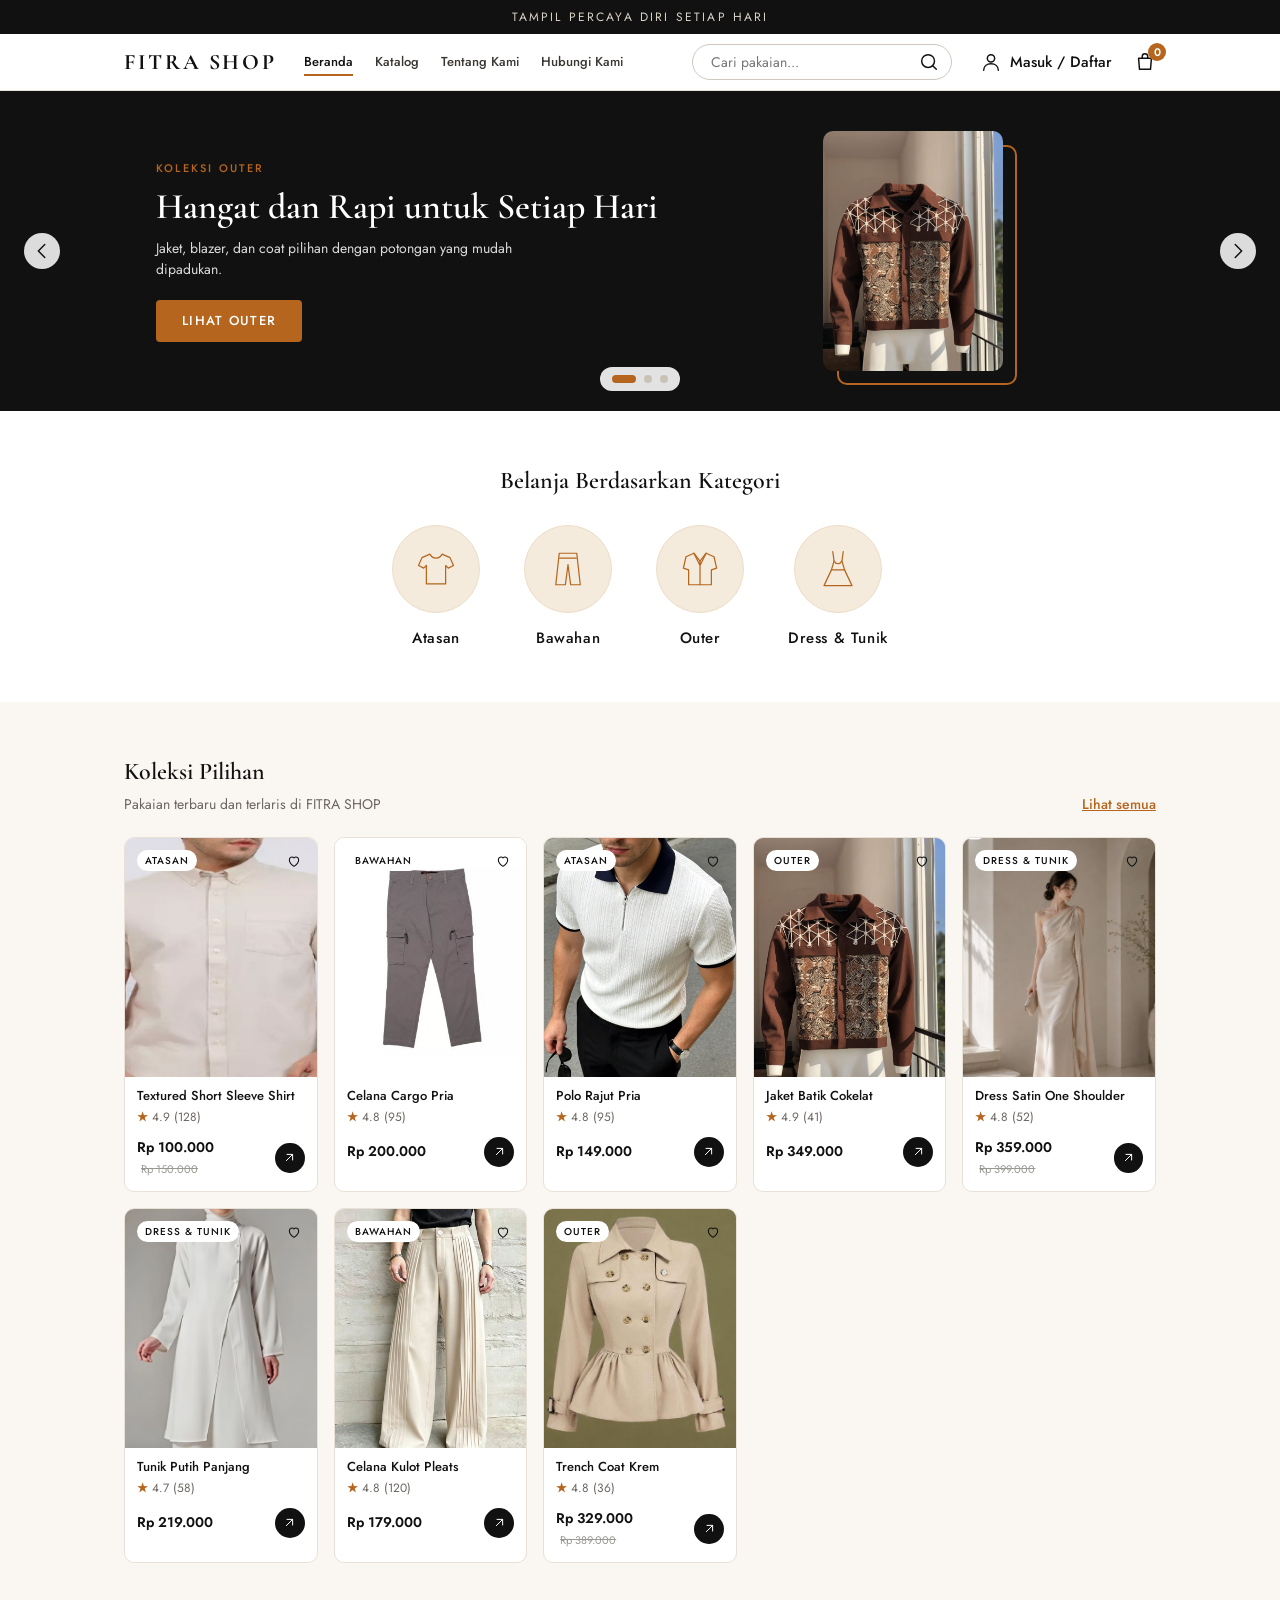
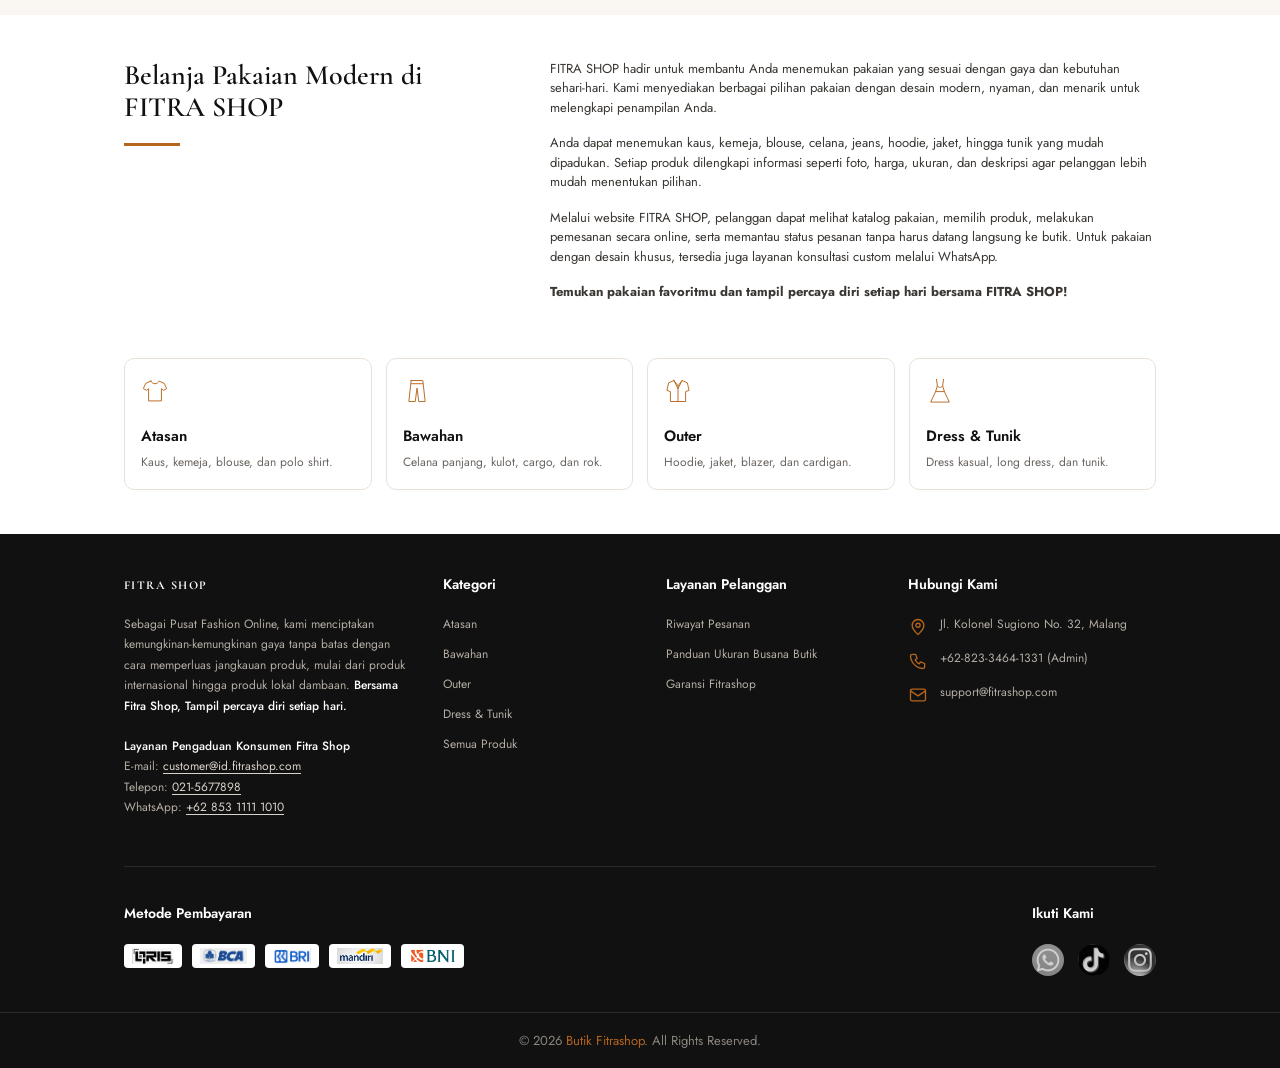
<file: index.html>
<!DOCTYPE html>
<html lang="id">
<head>
  <meta charset="UTF-8">
  <meta name="viewport" content="width=device-width, initial-scale=1.0">
  <title>FITRA SHOP - Tampil Percaya Diri Setiap Hari</title>
  <meta name="description" content="Butik pakaian modern FITRA SHOP: atasan, bawahan, outer, dress &amp; tunik.">

  <link rel="preconnect" href="https://fonts.googleapis.com">
  <link rel="preconnect" href="https://fonts.gstatic.com" crossorigin>
  <link href="https://fonts.googleapis.com/css2?family=Cormorant+Garamond:wght@500;600;700&family=Jost:wght@400;500;600&display=swap" rel="stylesheet">
  <link rel="stylesheet" href="css/umum.css">
  <link rel="stylesheet" href="css/index.css">
</head>
<body>
  <!-- navbar dibuat oleh js/layout.js -->

  <main>

    <!-- banner geser -->
    <section class="hero" aria-label="Promo">
      <div class="slides" id="slides">

        <article class="slide slide-hitam">
          <div class="slide-isi">
            <div class="slide-teks">
              <p class="eyebrow">KOLEKSI OUTER</p>
              <h2>Hangat dan Rapi untuk Setiap Hari</h2>
              <p class="slide-deskripsi">Jaket, blazer, dan coat pilihan dengan potongan yang mudah dipadukan.</p>
              <a href="katalog.html?kategori=outer" class="tombol tombol-aksen">Lihat Outer</a>
            </div>
            <div class="kartu-foto">
              <img src="images/produk/jaket-batik.jpg" alt="Jaket batik cokelat">
            </div>
          </div>
        </article>

        <article class="slide slide-krem">
          <div class="slide-isi">
            <div class="slide-teks">
              <p class="eyebrow">DRESS &amp; TUNIK</p>
              <h2>Elegan di Setiap Kesempatan</h2>
              <p class="slide-deskripsi">Potongan rapi dan bahan nyaman untuk kerja, kuliah, hingga acara spesial.</p>
              <a href="katalog.html?kategori=dress-tunik" class="tombol tombol-hitam">Lihat Koleksi</a>
            </div>
            <div class="kartu-foto">
              <img src="images/produk/dress-putih.jpg" alt="Dress putih berkerah">
            </div>
          </div>
        </article>

        <article class="slide slide-promo">
          <div class="slide-isi">
            <div class="slide-teks">
              <p class="eyebrow">PROMO AKHIR TAHUN</p>
              <h2>Diskon hingga 30% untuk Koleksi Pilihan</h2>
              <p class="slide-deskripsi">Waktunya memperbarui lemari dengan gaya favorit Anda.</p>
              <a href="katalog.html" class="tombol tombol-putih">Belanja Sekarang</a>
            </div>
            <div class="angka-besar" aria-hidden="true">30<span>%</span></div>
          </div>
        </article>

      </div>

      <button class="panah panah-kiri" id="panah-kiri" aria-label="Slide sebelumnya"><svg class="ikon"><use href="#ikon-kiri"/></svg></button>
      <button class="panah panah-kanan" id="panah-kanan" aria-label="Slide berikutnya"><svg class="ikon"><use href="#ikon-kanan"/></svg></button>
      <div class="titik" id="titik"></div>
    </section>


    <!-- kategori -->
    <section class="bagian" id="kategori">
      <div class="wadah">
        <h2 class="judul-bagian">Belanja Berdasarkan Kategori</h2>

        <div class="kategori">
          <a href="katalog.html?kategori=atasan" class="kategori-item">
            <span class="lingkaran"><svg class="ikon"><use href="#ikon-atasan"/></svg></span>
            <span class="kategori-nama">Atasan</span>
          </a>
          <a href="katalog.html?kategori=bawahan" class="kategori-item">
            <span class="lingkaran"><svg class="ikon"><use href="#ikon-bawahan"/></svg></span>
            <span class="kategori-nama">Bawahan</span>
          </a>
          <a href="katalog.html?kategori=outer" class="kategori-item">
            <span class="lingkaran"><svg class="ikon"><use href="#ikon-outer"/></svg></span>
            <span class="kategori-nama">Outer</span>
          </a>
          <a href="katalog.html?kategori=dress-tunik" class="kategori-item">
            <span class="lingkaran"><svg class="ikon"><use href="#ikon-dress"/></svg></span>
            <span class="kategori-nama">Dress &amp; Tunik</span>
          </a>
        </div>
      </div>
    </section>


    <!-- produk terbaru -->
    <section class="bagian bagian-produk" id="produk">
      <div class="wadah">
        <div class="kepala-produk">
          <div>
            <h2 class="judul-bagian rata-kiri">Koleksi Pilihan</h2>
            <p class="info-filter">Pakaian terbaru dan terlaris di FITRA SHOP</p>
          </div>
          <a href="katalog.html" class="tombol-teks">Lihat semua</a>
        </div>

        <div class="grid-produk" id="grid-produk"></div>
      </div>
    </section>


    <!-- tentang kami -->
    <section class="bagian bagian-tentang" id="tentang">
      <div class="wadah tentang">

        <div class="tentang-kiri">
          <h2>Belanja Pakaian Modern di FITRA SHOP</h2>
          <span class="garis-aksen"></span>
        </div>

        <div class="tentang-kanan">
          <p>FITRA SHOP hadir untuk membantu Anda menemukan pakaian yang sesuai dengan gaya dan kebutuhan sehari-hari. Kami menyediakan berbagai pilihan pakaian dengan desain modern, nyaman, dan menarik untuk melengkapi penampilan Anda.</p>
          <p>Anda dapat menemukan kaus, kemeja, blouse, celana, jeans, hoodie, jaket, hingga tunik yang mudah dipadukan. Setiap produk dilengkapi informasi seperti foto, harga, ukuran, dan deskripsi agar pelanggan lebih mudah menentukan pilihan.</p>
          <p>Melalui website FITRA SHOP, pelanggan dapat melihat katalog pakaian, memilih produk, melakukan pemesanan secara online, serta memantau status pesanan tanpa harus datang langsung ke butik. Untuk pakaian dengan desain khusus, tersedia juga layanan konsultasi custom melalui WhatsApp.</p>
          <p><strong>Temukan pakaian favoritmu dan tampil percaya diri setiap hari bersama FITRA SHOP!</strong></p>
        </div>

        <div class="tentang-kategori">
          <div class="info-kategori">
            <svg class="ikon"><use href="#ikon-atasan"/></svg>
            <h3>Atasan</h3>
            <p>Kaus, kemeja, blouse, dan polo shirt.</p>
          </div>
          <div class="info-kategori">
            <svg class="ikon"><use href="#ikon-bawahan"/></svg>
            <h3>Bawahan</h3>
            <p>Celana panjang, kulot, cargo, dan rok.</p>
          </div>
          <div class="info-kategori">
            <svg class="ikon"><use href="#ikon-outer"/></svg>
            <h3>Outer</h3>
            <p>Hoodie, jaket, blazer, dan cardigan.</p>
          </div>
          <div class="info-kategori">
            <svg class="ikon"><use href="#ikon-dress"/></svg>
            <h3>Dress &amp; Tunik</h3>
            <p>Dress kasual, long dress, dan tunik.</p>
          </div>
        </div>

      </div>
    </section>

  </main>

  <script src="js/data.js"></script>
  <script src="js/fungsi-keranjang.js"></script>
  <script src="js/layout.js"></script>
  <script src="js/index.js"></script>
</body>
</html>
</file>
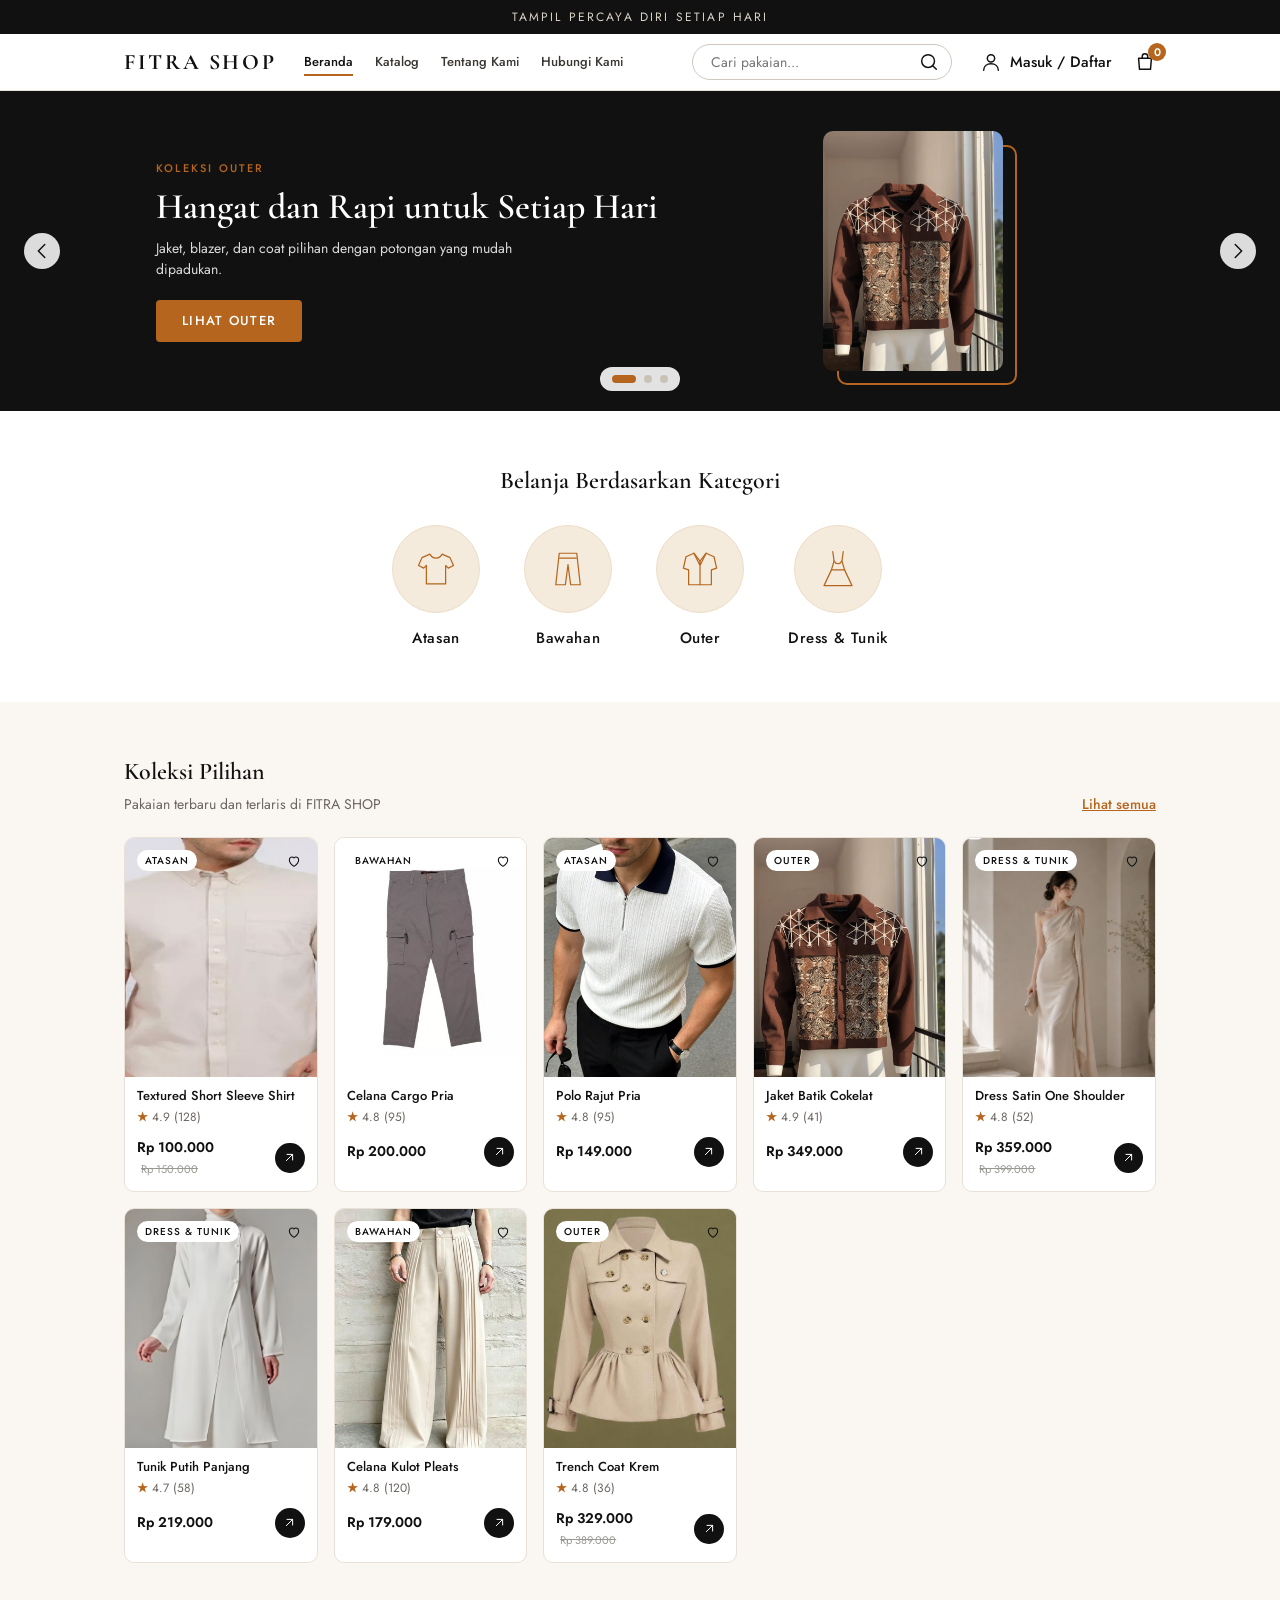
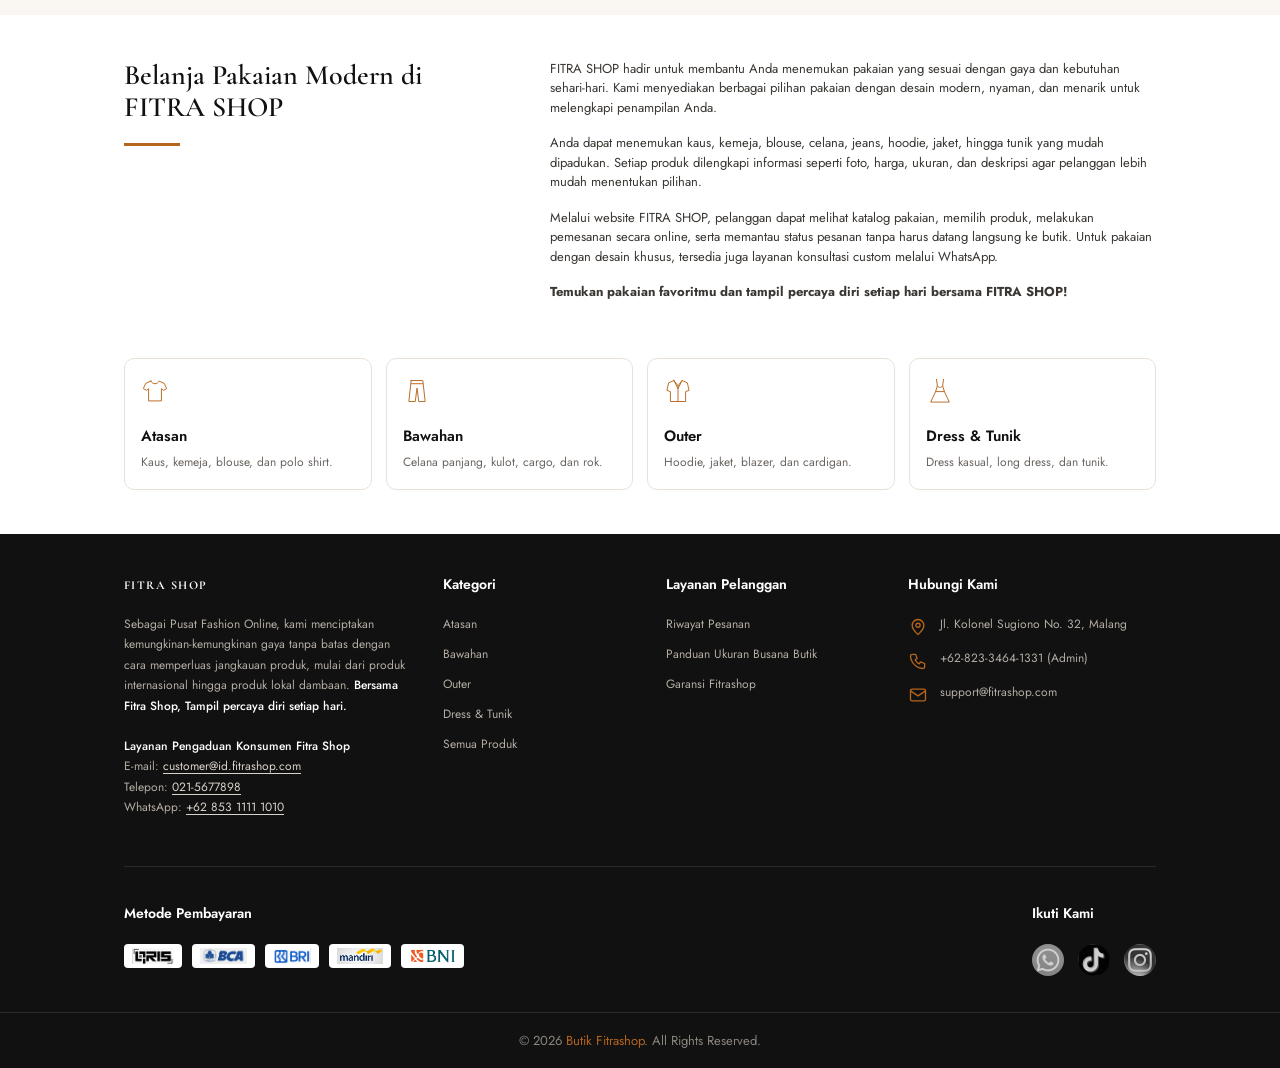
<file: beranda.html>
<!DOCTYPE html>
<html lang="id">
<head>
  <meta charset="UTF-8">
  <meta name="viewport" content="width=device-width, initial-scale=1.0">
  <title>Beranda - FITRA SHOP</title>

 <link rel="preconnect" href="https://fonts.googleapis.com">
<link rel="preconnect" href="https://fonts.gstatic.com" crossorigin>
<link href="https://fonts.googleapis.com/css2?family=Inknut+Antiqua:wght@400;600;700&display=swap" rel="stylesheet">
  <link rel="stylesheet" href="css/umum.css">
  <link rel="stylesheet" href="css/beranda.css">
</head>
<body class="halaman-dalam">

  <main class="wadah beranda">

    <!-- sapaan -->
    <section class="sapaan">
      <div class="sapaan-teks">
        <p class="eyebrow">SELAMAT DATANG KEMBALI</p>
        <h1 id="sapa-nama">Halo!</h1>
        <p class="sapaan-deskripsi">FITRA SHOP menghadirkan pakaian modern dengan bahan nyaman dan potongan rapi. Pilih gayamu dan tampil percaya diri setiap hari.</p>
        <a href="katalog.html" class="tombol tombol-aksen">Lihat Katalog</a>
      </div>
      <div class="sapaan-kartu">
        <a href="keranjang.html" class="info-kecil">
          <svg class="ikon"><use href="#ikon-tas"/></svg>
          <b id="info-keranjang">0</b>
          <span>Barang di keranjang</span>
        </a>
        <a href="pesanan.html" class="info-kecil">
          <svg class="ikon"><use href="#ikon-atasan"/></svg>
          <b id="info-pesanan">0</b>
          <span>Pesanan berjalan</span>
        </a>
        <a href="profil.html" class="info-kecil">
          <svg class="ikon"><use href="#ikon-akun"/></svg>
          <b>Profil</b>
          <span>Atur data akun</span>
        </a>
      </div>
    </section>

    <!-- kategori -->
    <section class="blok">
      <h2 class="judul-blok">Kategori Pakaian</h2>
      <div class="kategori-kotak">
        <a href="katalog.html?kategori=atasan"><svg class="ikon"><use href="#ikon-atasan"/></svg><span>Atasan</span></a>
        <a href="katalog.html?kategori=bawahan"><svg class="ikon"><use href="#ikon-bawahan"/></svg><span>Bawahan</span></a>
        <a href="katalog.html?kategori=outer"><svg class="ikon"><use href="#ikon-outer"/></svg><span>Outer</span></a>
        <a href="katalog.html?kategori=dress-tunik"><svg class="ikon"><use href="#ikon-dress"/></svg><span>Dress &amp; Tunik</span></a>
      </div>
    </section>

    <!-- produk -->
    <section class="blok">
      <div class="judul-baris">
        <h2 class="judul-blok">Koleksi Pilihan</h2>
        <a href="katalog.html" class="tombol-teks">Lihat semua</a>
      </div>
      <div class="grid-produk" id="grid-produk"></div>
    </section>

    <!-- info -->
    <section class="blok info-fitra">
      <div>
        <h3>Pengerjaan Rapi</h3>
        <p>Setiap pakaian dikerjakan dengan teliti oleh butik kami.</p>
      </div>
      <div>
        <h3>Pembayaran Mudah</h3>
        <p>Pilih QRIS atau transfer bank sesuai kebutuhan Anda.</p>
      </div>
      <div>
        <h3>Pantau Pesanan</h3>
        <p>Lihat status pengerjaan pesanan langsung dari akun Anda.</p>
      </div>
    </section>

  </main>

  <script src="js/data.js"></script>
  <script src="js/fungsi-keranjang.js"></script>
  <script src="js/layout.js"></script>
  <script src="js/fungsi-pesanan.js"></script>
  <script src="js/beranda.js"></script>
</body>
</html>
</file>
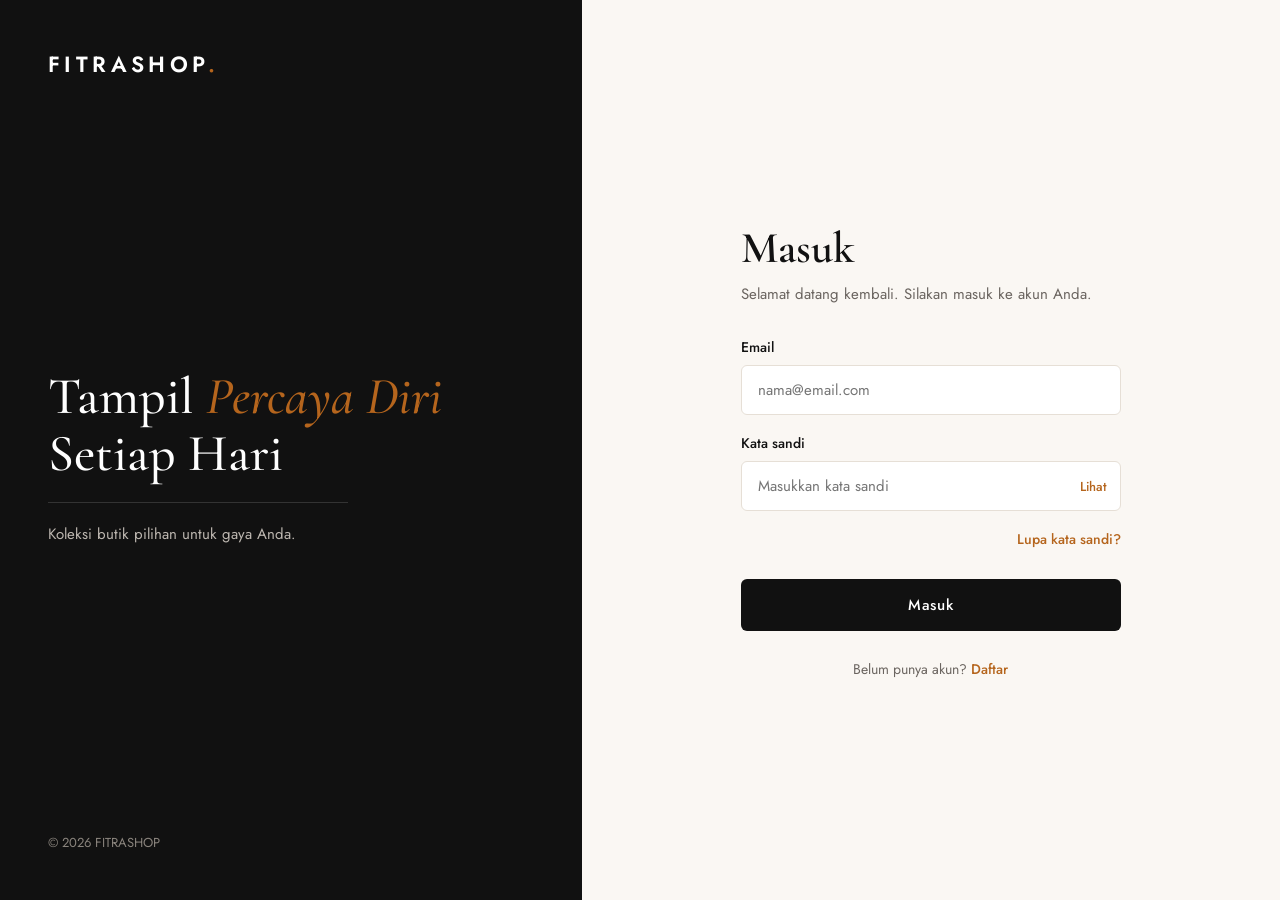
<file: checkout.html>
<!DOCTYPE html>
<html lang="id">
<head>
  <meta charset="UTF-8">
  <meta name="viewport" content="width=device-width, initial-scale=1.0">
  <title>Checkout - FITRA SHOP</title>

  <link rel="preconnect" href="https://fonts.googleapis.com">
  <link rel="preconnect" href="https://fonts.gstatic.com" crossorigin>
  <link href="https://fonts.googleapis.com/css2?family=Cormorant+Garamond:wght@500;600;700&family=Jost:wght@400;500;600&display=swap" rel="stylesheet">
  <link rel="stylesheet" href="css/umum.css">
  <link rel="stylesheet" href="css/checkout.css">
</head>
<body class="halaman-dalam">

  <main class="wadah checkout">
    <h1 class="judul-halaman">Checkout</h1>

    <div class="checkout-kosong" id="checkout-kosong" hidden>
      <p>Keranjang masih kosong.</p>
      <a href="katalog.html" class="tombol tombol-hitam">Pilih Pakaian</a>
    </div>

    <form class="checkout-isi" id="form-checkout" novalidate>

      <div class="kolom-kiri">

        <section class="kotak">
          <h2>Informasi Penerima</h2>
          <div class="dua-kolom">
            <div class="field">
              <label for="nama">Nama</label>
              <input type="text" id="nama">
              <p class="pesan-error"></p>
            </div>
            <div class="field">
              <label for="telepon">Nomor Telepon</label>
              <input type="tel" id="telepon" placeholder="08xxxxxxxxxx">
              <p class="pesan-error"></p>
            </div>
          </div>
          <div class="field" id="field-alamat">
            <label for="alamat">Alamat Pengiriman</label>
            <textarea id="alamat" rows="3" placeholder="Jalan, nomor, kota, kode pos"></textarea>
            <p class="pesan-error"></p>
          </div>
          <p class="info-ambil" id="info-ambil" hidden>Ambil pesanan di butik: Jl. Kolonel Sugiono No. 32, Malang.</p>
        </section>

        <section class="kotak">
          <h2>Produk Dipesan</h2>
          <div id="daftar-pesan"></div>
        </section>

        <section class="kotak">
          <h2>Opsi Pengiriman</h2>
          <div class="pilihan" id="pilihan-kirim"></div>
        </section>

        <section class="kotak">
          <h2>Metode Pembayaran</h2>
          <div class="pilihan dua" id="pilihan-bayar">
            <label class="opsi"><input type="radio" name="metode" value="qris"><span><b>QRIS</b><small>Scan dengan e-wallet atau m-banking</small></span></label>
            <label class="opsi"><input type="radio" name="metode" value="transfer"><span><b>Transfer Bank</b><small>BCA, BNI, BRI, Mandiri</small></span></label>
          </div>
          <div class="pilihan bank" id="pilihan-bank" hidden></div>
          <p class="pesan-error" id="error-bayar"></p>
        </section>

      </div>

      <aside class="ringkasan-co">
        <h2>Ringkasan</h2>
        <dl>
          <div><dt>Subtotal Produk</dt><dd id="r-subtotal">Rp 0</dd></div>
          <div><dt>Biaya Pengiriman</dt><dd id="r-ongkir">Rp 0</dd></div>
          <div><dt>Biaya Layanan</dt><dd id="r-layanan">Rp 0</dd></div>
          <div class="total"><dt>Total Pembayaran</dt><dd id="r-total">Rp 0</dd></div>
        </dl>
        <button type="submit" class="tombol tombol-aksen" id="tombol-pesan">Buat Pesanan</button>
        <a href="keranjang.html" class="kembali">Kembali ke keranjang</a>
      </aside>

    </form>
  </main>

  <script src="js/data.js"></script>
  <script src="js/fungsi-keranjang.js"></script>
  <script src="js/layout.js"></script>
  <script src="js/fungsi-pesanan.js"></script>
  <script src="js/checkout.js"></script>
</body>
</html>
</file>
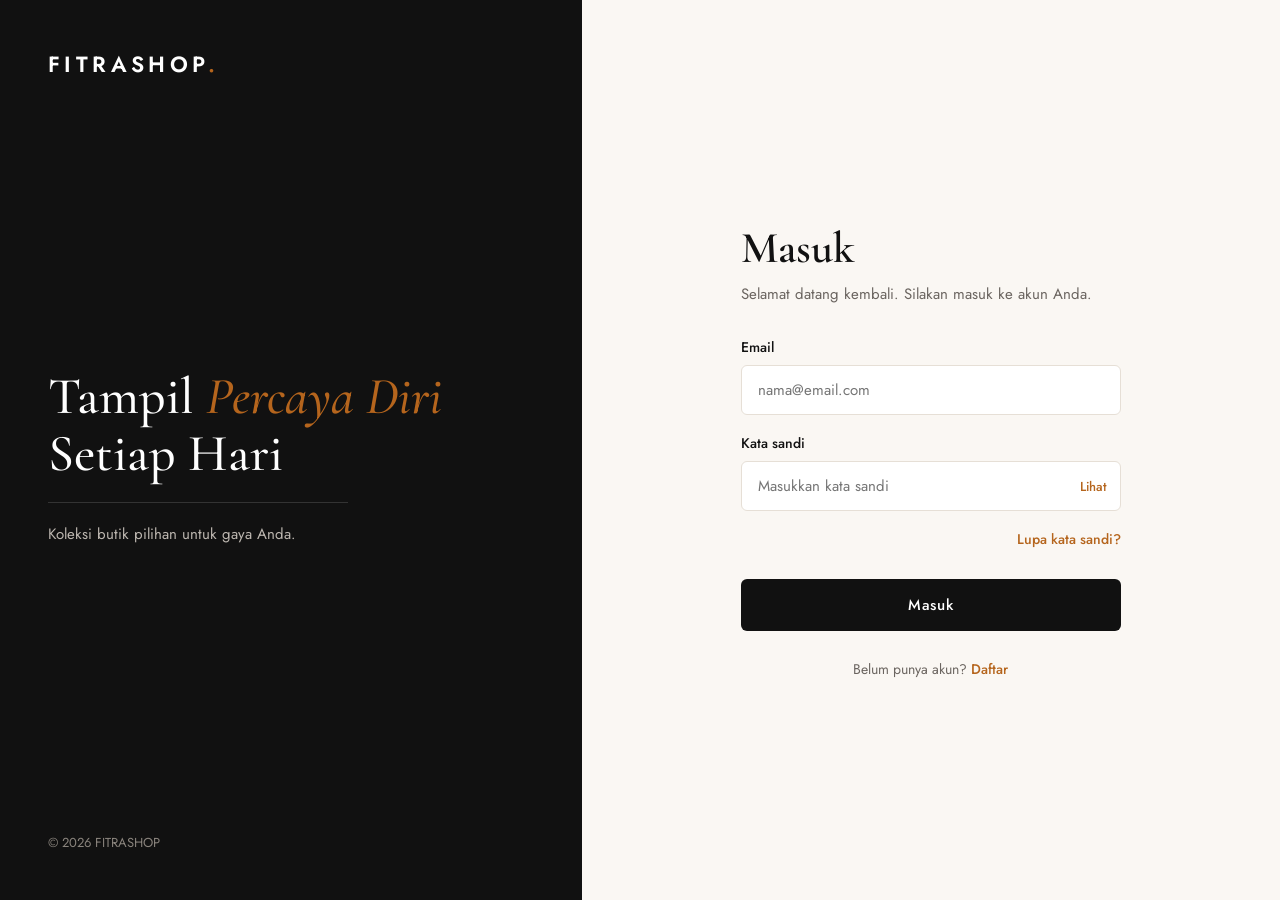
<file: detail-pesanan.html>
<!DOCTYPE html>
<html lang="id">
<head>
  <meta charset="UTF-8">
  <meta name="viewport" content="width=device-width, initial-scale=1.0">
  <title>Detail Pesanan - FITRA SHOP</title>

  <link rel="preconnect" href="https://fonts.googleapis.com">
  <link rel="preconnect" href="https://fonts.gstatic.com" crossorigin>
  <link href="https://fonts.googleapis.com/css2?family=Cormorant+Garamond:wght@500;600;700&family=Jost:wght@400;500;600&display=swap" rel="stylesheet">
  <link rel="stylesheet" href="css/umum.css">
  <link rel="stylesheet" href="css/detail-pesanan.css">
</head>
<body class="halaman-dalam">

  <main class="wadah detail-pesanan">
    <a href="pesanan.html" class="kembali-link">&larr; Semua pesanan</a>

    <div class="tidak-ada" id="tidak-ada" hidden>
      <p>Pesanan tidak ditemukan.</p>
      <a href="pesanan.html" class="tombol tombol-hitam">Lihat Pesanan Saya</a>
    </div>

    <div id="isi-detail" hidden>
      <div class="kepala-detail">
        <div>
          <h1 id="d-kode"></h1>
          <p id="d-tanggal"></p>
        </div>
        <span class="status" id="d-status"></span>
      </div>

      <div class="detail-grid">
        <div class="kolom-kiri">

          <section class="kotak">
            <h2>Status Pengerjaan</h2>
            <ol class="garis-waktu" id="d-waktu"></ol>
          </section>

          <section class="kotak">
            <h2>Produk Dipesan</h2>
            <div id="d-produk"></div>
          </section>

        </div>

        <div class="kolom-kanan">

          <section class="kotak">
            <h2 id="d-judul-alamat">Pengiriman</h2>
            <p class="baris-info"><b id="d-nama"></b><br><span id="d-telepon"></span></p>
            <p class="baris-info" id="d-alamat"></p>
            <p class="baris-info kecil" id="d-kirim"></p>
          </section>

          <section class="kotak">
            <h2>Rincian Pembayaran</h2>
            <dl class="rincian">
              <div><dt>Subtotal Produk</dt><dd id="d-subtotal"></dd></div>
              <div><dt>Biaya Pengiriman</dt><dd id="d-ongkir"></dd></div>
              <div><dt>Biaya Layanan</dt><dd id="d-layanan"></dd></div>
              <div class="total"><dt>Total</dt><dd id="d-total"></dd></div>
            </dl>
            <p class="baris-info kecil" id="d-metode"></p>
            <a href="#" class="tombol tombol-aksen" id="d-bayar" hidden>Lanjut Bayar</a>
          </section>

        </div>
      </div>
    </div>
  </main>

  <script src="js/data.js"></script>
  <script src="js/fungsi-keranjang.js"></script>
  <script src="js/layout.js"></script>
  <script src="js/fungsi-pesanan.js"></script>
  <script src="js/detail-pesanan.js"></script>
</body>
</html>
</file>
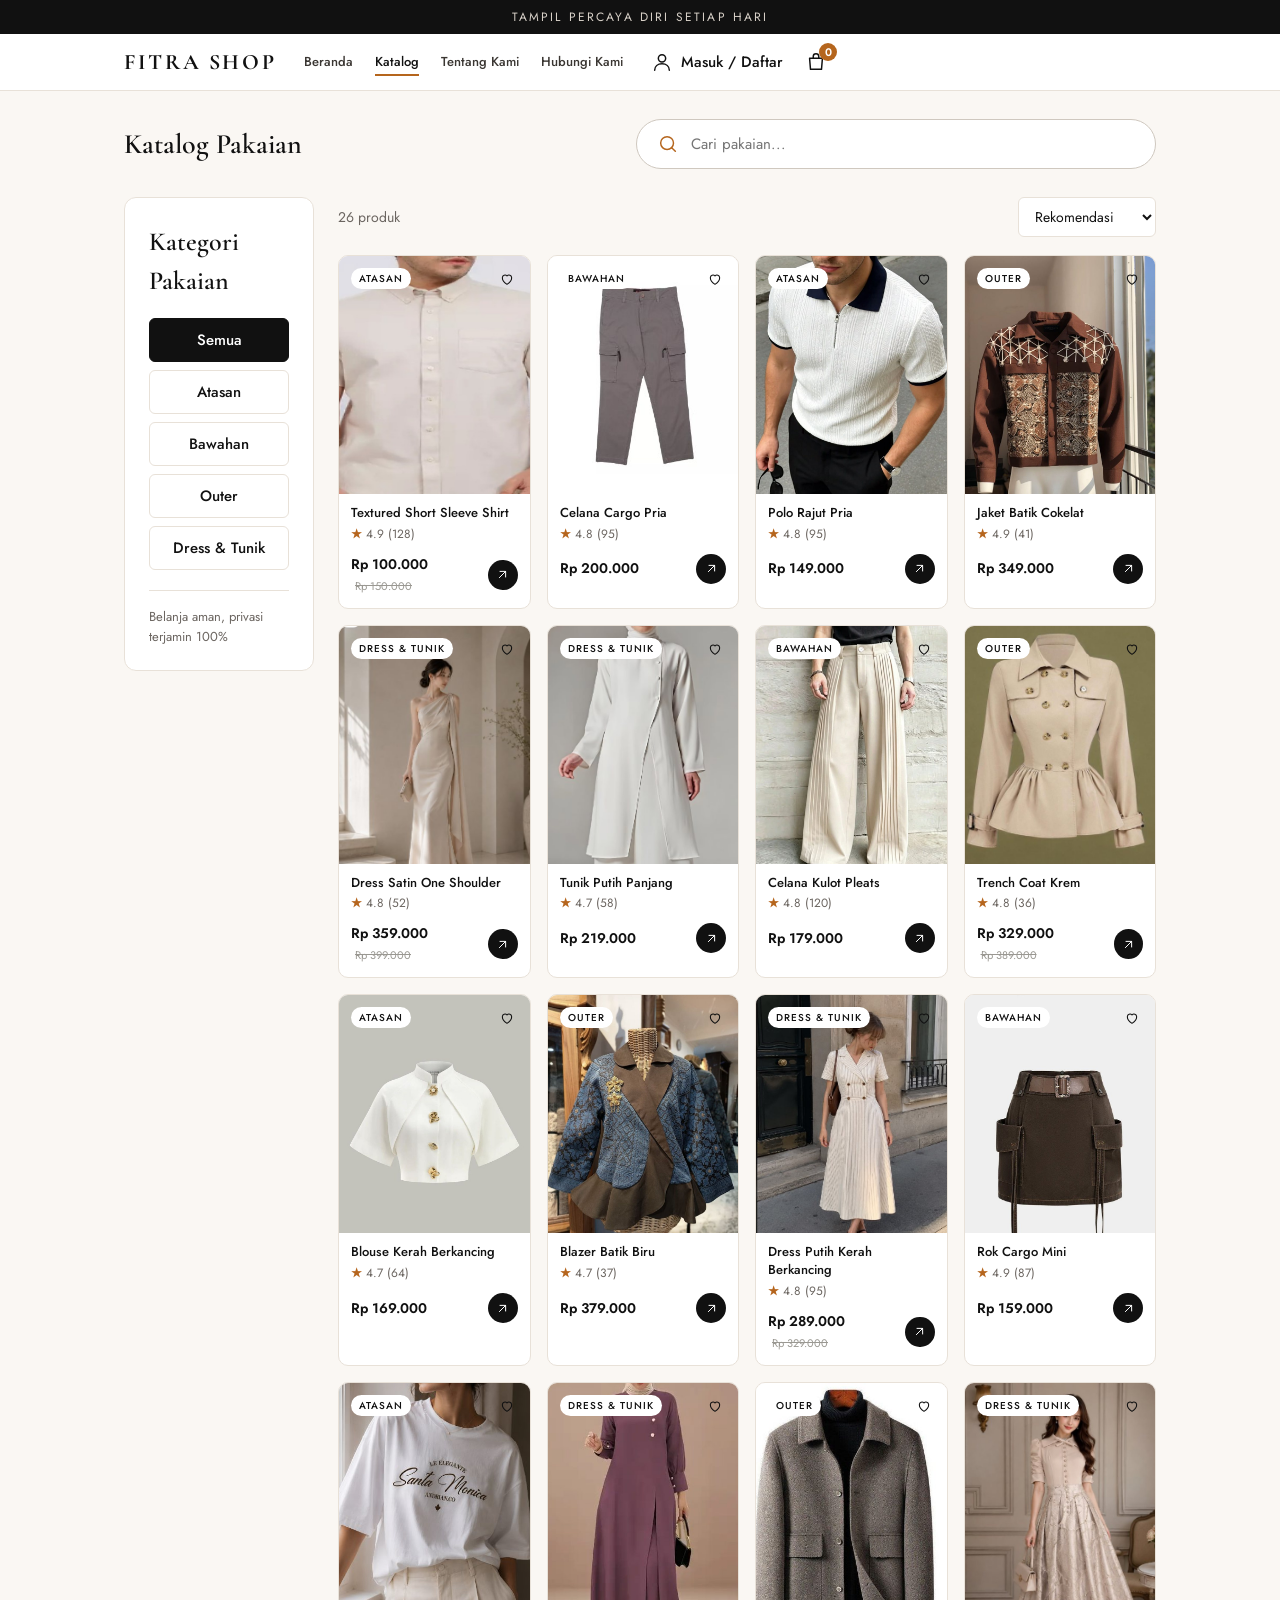
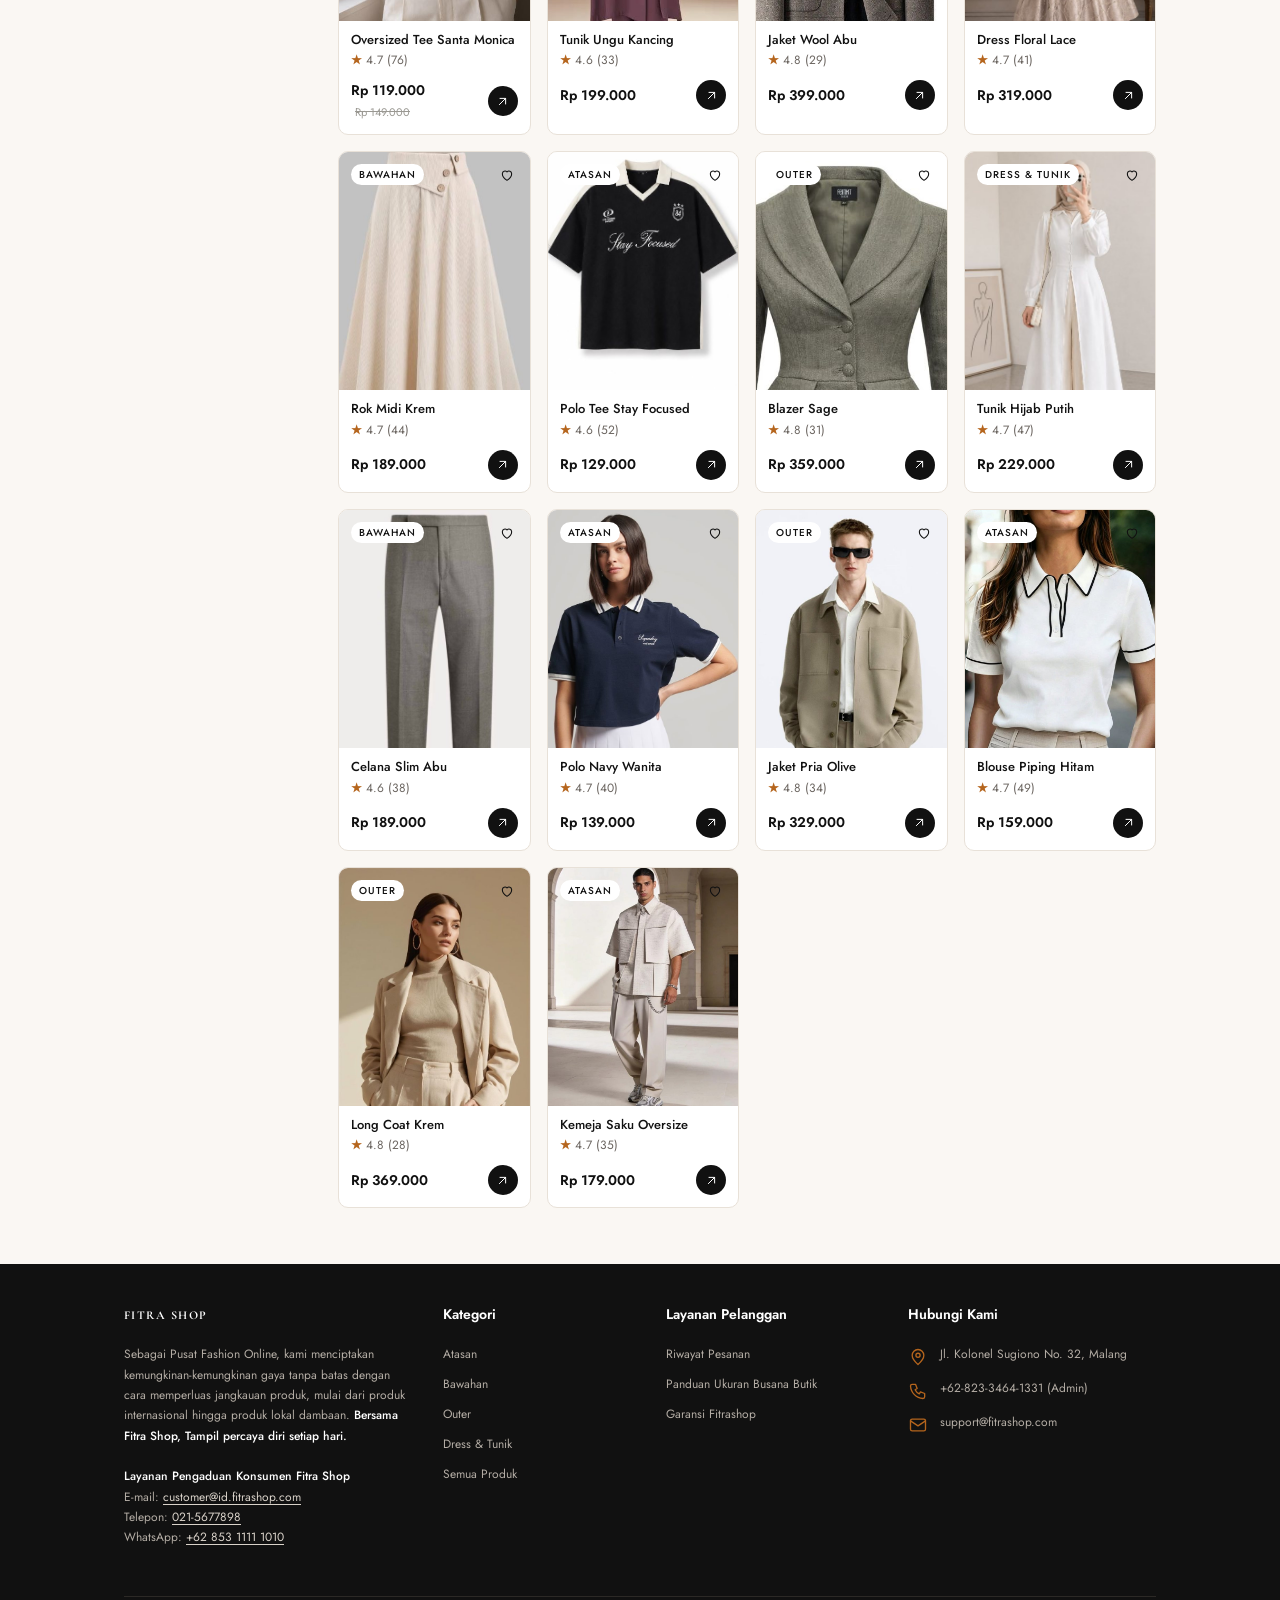
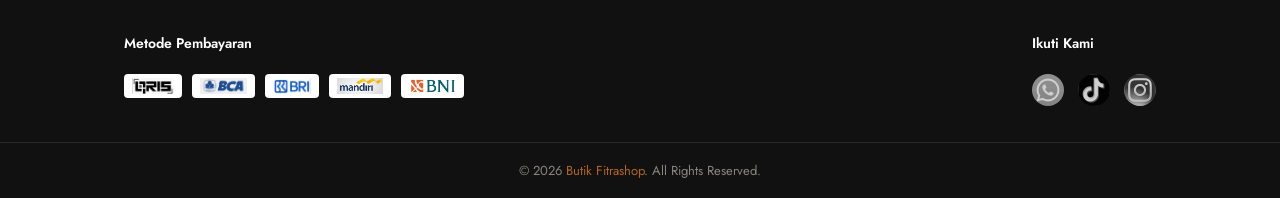
<file: katalog.html>
<!DOCTYPE html>
<html lang="id">
<head>
  <meta charset="UTF-8">
  <meta name="viewport" content="width=device-width, initial-scale=1.0">
  <title>Katalog - FITRA SHOP</title>

  <link rel="preconnect" href="https://fonts.googleapis.com">
  <link rel="preconnect" href="https://fonts.gstatic.com" crossorigin>
  <link href="https://fonts.googleapis.com/css2?family=Cormorant+Garamond:wght@500;600;700&family=Jost:wght@400;500;600&display=swap" rel="stylesheet">
  <link rel="stylesheet" href="css/umum.css">
  <link rel="stylesheet" href="css/katalog.css">
</head>
<body class="halaman-dalam">

  <main class="wadah katalog">

    <div class="katalog-atas">
      <h1 class="judul-halaman">Katalog Pakaian</h1>
      <form class="cari-besar" id="form-cari">
        <svg class="ikon"><use href="#ikon-cari"/></svg>
        <input type="search" id="input-cari" placeholder="Cari pakaian..." aria-label="Cari pakaian">
      </form>
    </div>

    <div class="katalog-isi">

      <aside class="samping">
        <h2>Kategori Pakaian</h2>
        <div class="daftar-kategori" id="daftar-kategori"></div>
        <p class="jaminan">Belanja aman, privasi terjamin 100%</p>
      </aside>

      <section>
        <div class="bar-hasil">
          <p id="jumlah-hasil"></p>
          <select id="urut" aria-label="Urutkan">
            <option value="rekomendasi">Rekomendasi</option>
            <option value="terbaru">Terbaru</option>
            <option value="murah">Harga terendah</option>
            <option value="mahal">Harga tertinggi</option>
            <option value="rating">Rating tertinggi</option>
          </select>
        </div>

        <div class="grid-produk grid-katalog" id="grid-produk"></div>

        <div class="kosong" id="produk-kosong" hidden>
          <p>Produk tidak ditemukan.</p>
          <button class="tombol-teks" id="reset-filter">Tampilkan semua produk</button>
        </div>
      </section>

    </div>
  </main>

  <script src="js/data.js"></script>
  <script src="js/fungsi-keranjang.js"></script>
  <script src="js/layout.js"></script>
  <script src="js/katalog.js"></script>
</body>
</html>
</file>
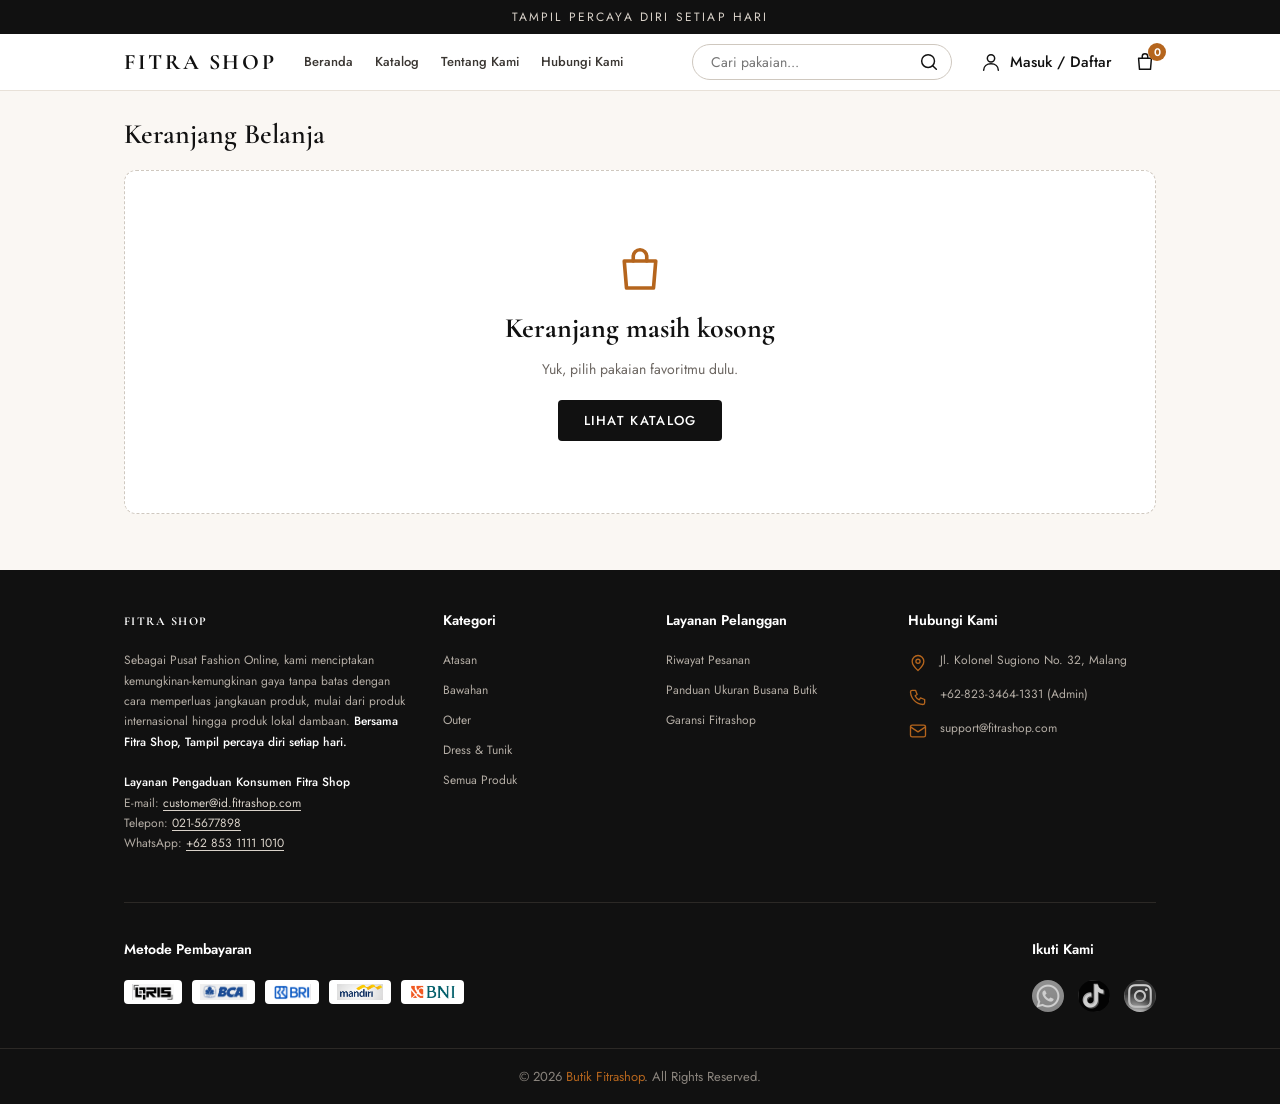
<file: keranjang.html>
<!DOCTYPE html>
<html lang="id">
<head>
  <meta charset="UTF-8">
  <meta name="viewport" content="width=device-width, initial-scale=1.0">
  <title>Keranjang - FITRA SHOP</title>

  <link rel="preconnect" href="https://fonts.googleapis.com">
  <link rel="preconnect" href="https://fonts.gstatic.com" crossorigin>
  <link href="https://fonts.googleapis.com/css2?family=Cormorant+Garamond:wght@500;600;700&family=Jost:wght@400;500;600&display=swap" rel="stylesheet">
  <link rel="stylesheet" href="css/umum.css">
  <link rel="stylesheet" href="css/keranjang.css">
</head>
<body class="halaman-dalam">

  <main class="wadah">
    <h1 class="judul-halaman">Keranjang Belanja</h1>

    <div class="keranjang" id="keranjang">
      <section class="daftar-keranjang" id="daftar-keranjang"></section>

      <aside class="ringkasan" id="ringkasan">
        <h2>Ringkasan</h2>
        <div class="baris-ringkasan"><span id="teks-jumlah">Subtotal</span><span id="subtotal"></span></div>
        <div class="baris-ringkasan total"><span>Total</span><strong id="total"></strong></div>
        <p class="catatan-ringkasan">Biaya pengiriman dihitung saat checkout.</p>
        <button class="tombol tombol-hitam tombol-penuh" id="tombol-checkout">Checkout</button>
        <p class="info-masuk" id="info-masuk" hidden></p>
        <a href="katalog.html" class="lanjut-belanja">Lanjut belanja</a>
      </aside>
    </div>

    <div class="keranjang-kosong" id="keranjang-kosong" hidden>
      <svg class="ikon"><use href="#ikon-tas"/></svg>
      <h2>Keranjang masih kosong</h2>
      <p>Yuk, pilih pakaian favoritmu dulu.</p>
      <a href="katalog.html" class="tombol tombol-hitam">Lihat Katalog</a>
    </div>
  </main>

  <script src="js/data.js"></script>
  <script src="js/fungsi-keranjang.js"></script>
  <script src="js/layout.js"></script>
  <script src="js/keranjang.js"></script>
</body>
</html>
</file>
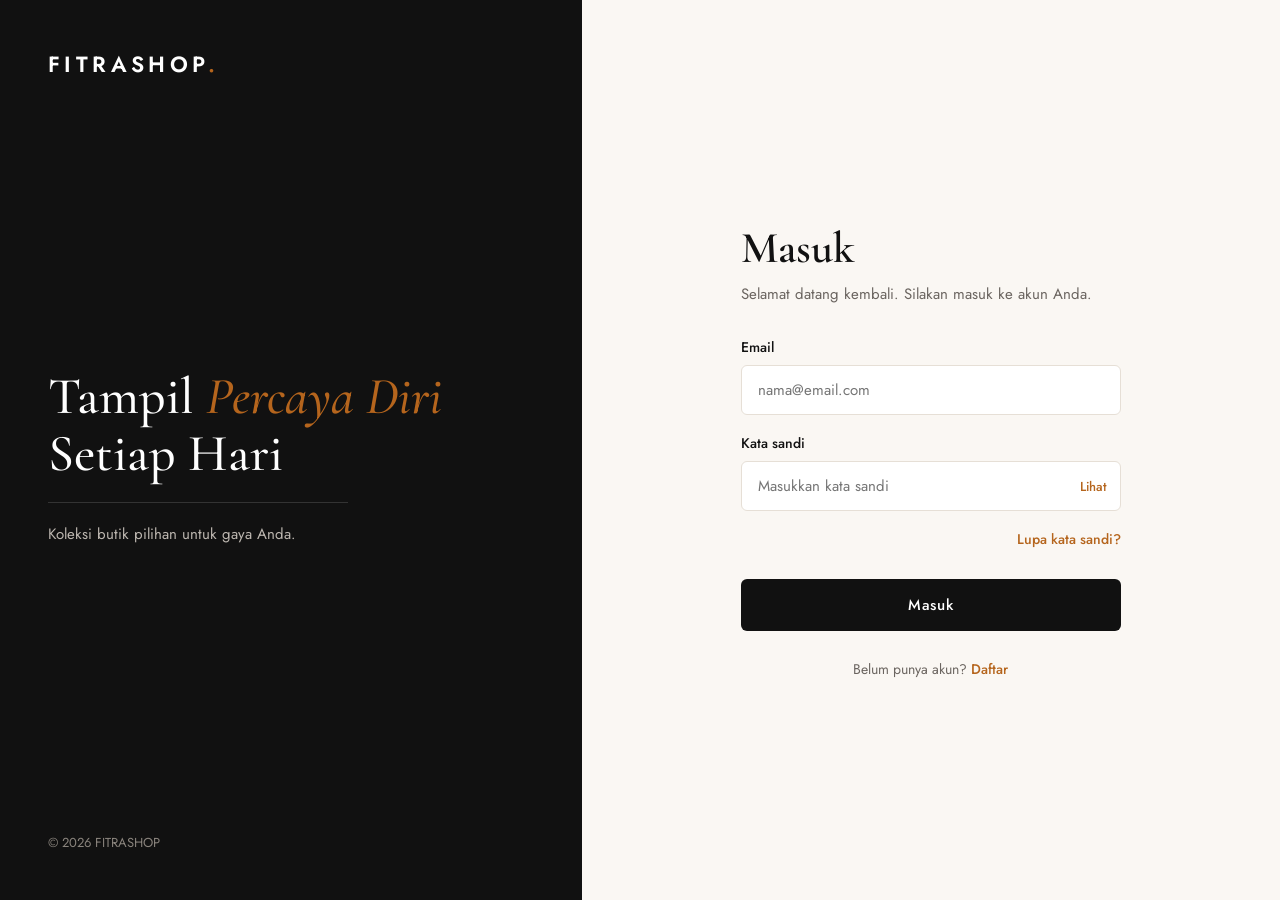
<file: login.html>
<!DOCTYPE html>
<html lang="id">
<head>
  <meta charset="UTF-8">
  <meta name="viewport" content="width=device-width, initial-scale=1.0">
  <link rel="preconnect" href="https://fonts.googleapis.com">
  <link rel="preconnect" href="https://fonts.gstatic.com" crossorigin>
  <link href="https://fonts.googleapis.com/css2?family=Cormorant+Garamond:wght@500;600&family=Jost:wght@400;500;600&display=swap" rel="stylesheet">
  <link rel="stylesheet" href="css/login.css">
  <title>Masuk - FITRASHOP</title>
</head>
<body>
  <main class="halaman">

    <!-- ===== PANEL HITAM: logo dan slogan ===== -->
    <section class="panel-merek">
      <a href="index.html" class="logo">FITRASHOP<span>.</span></a>

      <div class="slogan">
        <h2>Tampil <em>Percaya Diri</em><br>Setiap Hari</h2>
        <p>Koleksi butik pilihan untuk gaya Anda.</p>
      </div>

      <small>&copy; 2026 FITRASHOP</small>
    </section>

    <!-- ===== PANEL PUTIH: form login ===== -->
    <section class="panel-form">
      <div class="kotak-form">
        <h1>Masuk</h1>
        <p class="deskripsi">Selamat datang kembali. Silakan masuk ke akun Anda.</p>

        <form id="form-login" novalidate>
          <div class="field">
            <label for="email">Email</label>
            <input type="email" id="email" placeholder="nama@email.com">
            <p class="pesan-error"></p>
          </div>

          <div class="field">
            <label for="sandi">Kata sandi</label>
            <div class="input-sandi">
              <input type="password" id="sandi" placeholder="Masukkan kata sandi">
              <button type="button" class="toggle-sandi">Lihat</button>
            </div>
            <p class="pesan-error"></p>
          </div>

          <a href="#" class="tautan lupa">Lupa kata sandi?</a>

          <button type="submit" class="tombol">Masuk</button>
        </form>

        <p class="footer-form">Belum punya akun? <a href="register.html" class="tautan">Daftar</a></p>
      </div>
    </section>

  </main>
  <script src="js/fungsi-akun.js"></script>
  <script src="js/login.js"></script>
</body>
</html>
</file>
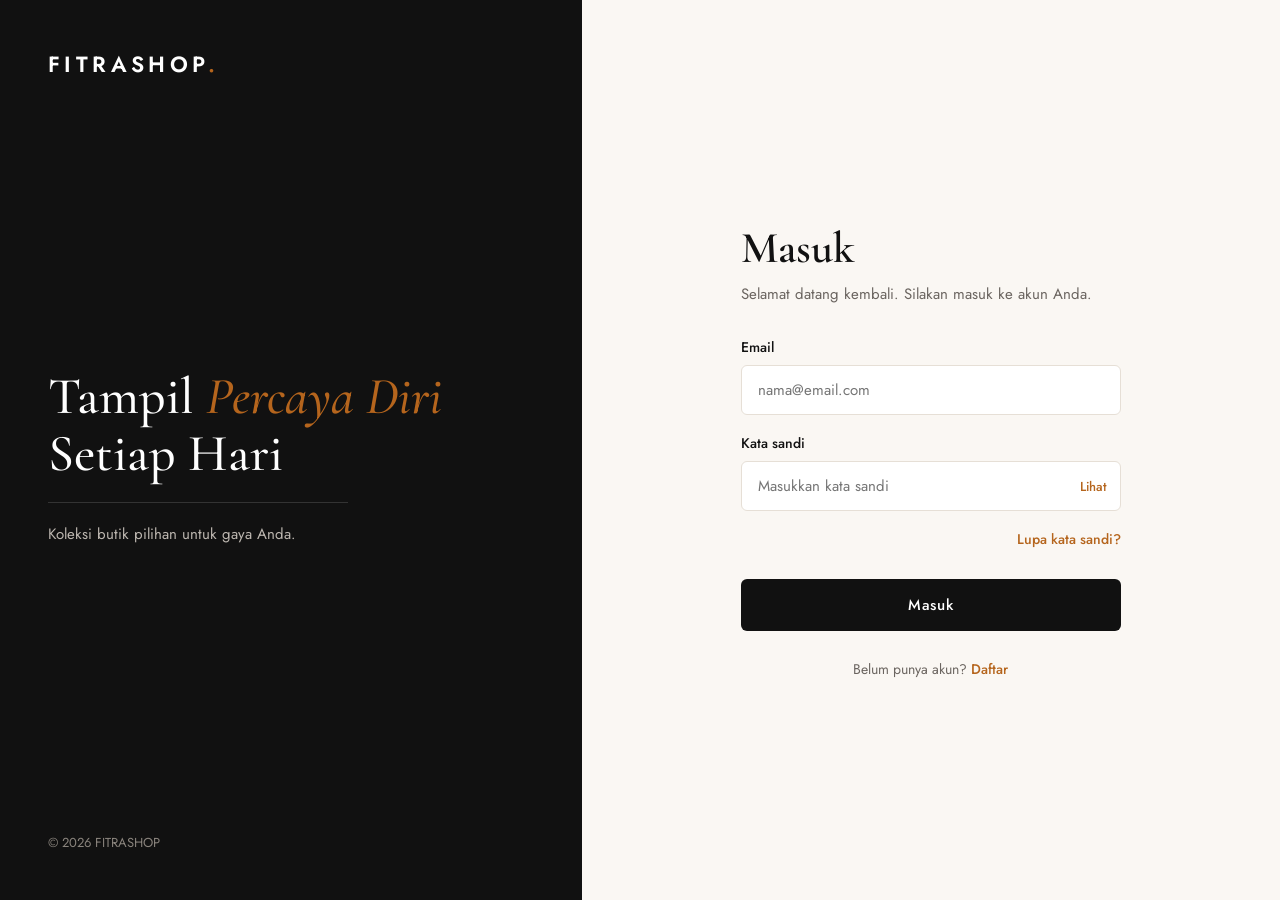
<file: pembayaran.html>
<!DOCTYPE html>
<html lang="id">
<head>
  <meta charset="UTF-8">
  <meta name="viewport" content="width=device-width, initial-scale=1.0">
  <title>Pembayaran - FITRA SHOP</title>

  <link rel="preconnect" href="https://fonts.googleapis.com">
  <link rel="preconnect" href="https://fonts.gstatic.com" crossorigin>
  <link href="https://fonts.googleapis.com/css2?family=Cormorant+Garamond:wght@500;600;700&family=Jost:wght@400;500;600&display=swap" rel="stylesheet">
  <link rel="stylesheet" href="css/umum.css">
  <link rel="stylesheet" href="css/pembayaran.css">
</head>
<body class="halaman-dalam">

  <main class="wadah pembayaran">
    <h1 class="judul-halaman">Pembayaran</h1>

    <div class="tidak-ada" id="tidak-ada" hidden>
      <p>Pesanan tidak ditemukan.</p>
      <a href="pesanan.html" class="tombol tombol-hitam">Lihat Pesanan Saya</a>
    </div>

    <div id="isi-bayar" hidden>

      <section class="kotak atas">
        <div class="jumlah">
          <span>Jumlah Pembayaran</span>
          <b id="b-total"></b>
          <small id="b-kode"></small>
        </div>
        <div class="tujuan" id="b-tujuan"></div>
      </section>

      <section class="kotak">
        <h2>Panduan Pembayaran</h2>
        <ol class="panduan" id="b-panduan"></ol>
      </section>

      <div class="selesai-bayar" id="belum-bayar">
        <a href="detail-pesanan.html" class="tombol tombol-garis" id="bayar-nanti">Bayar Nanti</a>
        <button class="tombol tombol-aksen" id="tombol-sudah">Saya Sudah Bayar</button>
      </div>

      <section class="kotak sukses" id="sudah-bayar" hidden>
        <h2>Terima kasih!</h2>
        <p>Pembayaran Anda sudah kami catat. Pesanan akan segera dikonfirmasi oleh butik.</p>
        <a href="detail-pesanan.html" class="tombol tombol-hitam" id="lihat-status">Lihat Status Pesanan</a>
      </section>

    </div>
  </main>

  <script src="js/data.js"></script>
  <script src="js/fungsi-keranjang.js"></script>
  <script src="js/layout.js"></script>
  <script src="js/fungsi-pesanan.js"></script>
  <script src="js/pembayaran.js"></script>
</body>
</html>
</file>
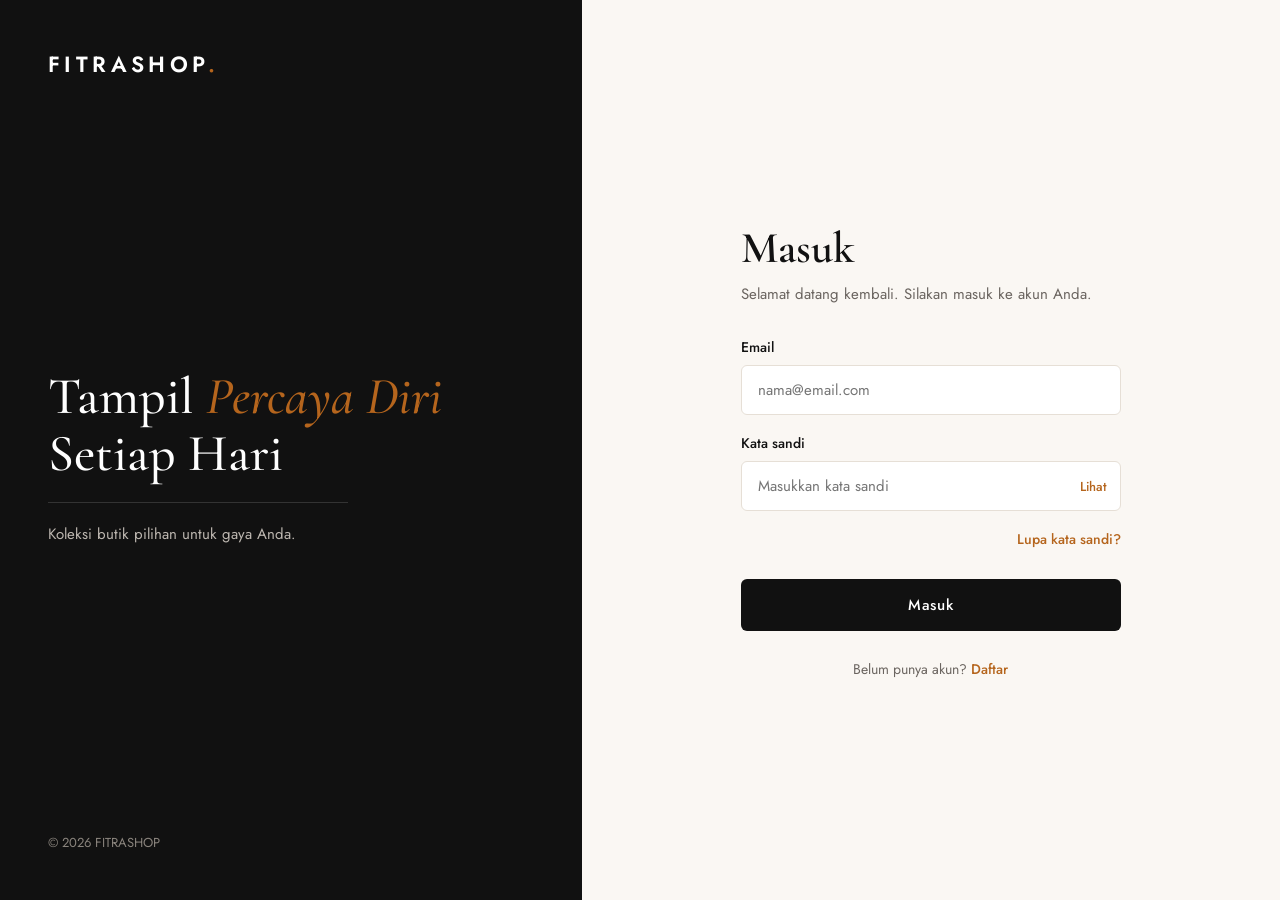
<file: pesanan.html>
<!DOCTYPE html>
<html lang="id">
<head>
  <meta charset="UTF-8">
  <meta name="viewport" content="width=device-width, initial-scale=1.0">
  <title>Pesanan Saya - FITRA SHOP</title>

  <link rel="preconnect" href="https://fonts.googleapis.com">
  <link rel="preconnect" href="https://fonts.gstatic.com" crossorigin>
  <link href="https://fonts.googleapis.com/css2?family=Cormorant+Garamond:wght@500;600;700&family=Jost:wght@400;500;600&display=swap" rel="stylesheet">
  <link rel="stylesheet" href="css/umum.css">
  <link rel="stylesheet" href="css/pesanan.css">
</head>
<body class="halaman-dalam">

  <main class="wadah pesanan">
    <h1 class="judul-halaman">Pesanan Saya</h1>

    <div class="tab-pesanan" id="tab-pesanan">
      <button data-saring="semua" class="aktif">Semua</button>
      <button data-saring="jalan">Berjalan</button>
      <button data-saring="selesai">Selesai</button>
    </div>

    <div id="daftar-pesanan"></div>

    <div class="pesanan-kosong" id="pesanan-kosong" hidden>
      <p>Belum ada pesanan.</p>
      <a href="katalog.html" class="tombol tombol-hitam">Mulai Belanja</a>
    </div>
  </main>

  <script src="js/data.js"></script>
  <script src="js/fungsi-keranjang.js"></script>
  <script src="js/layout.js"></script>
  <script src="js/fungsi-pesanan.js"></script>
  <script src="js/pesanan.js"></script>
</body>
</html>
</file>
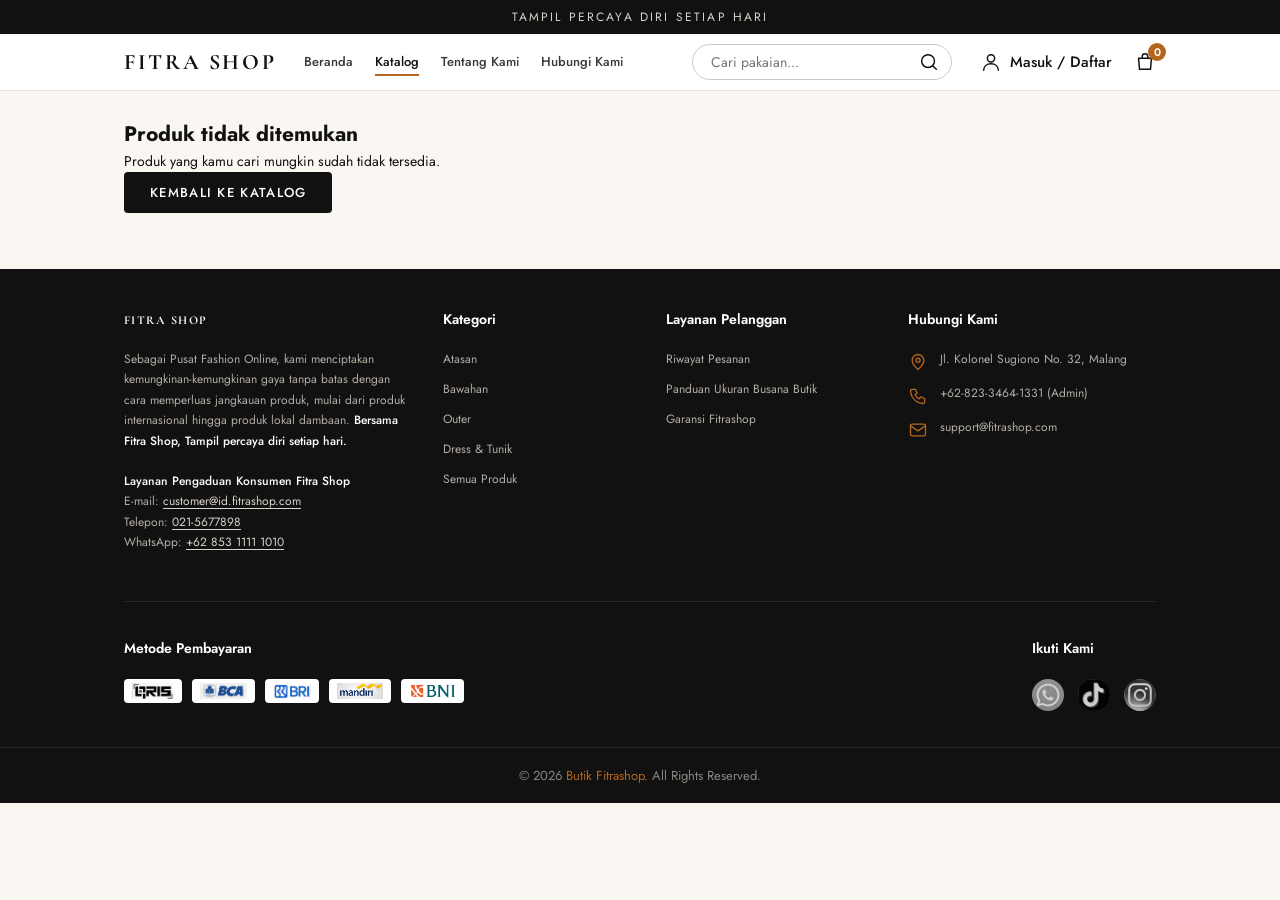
<file: produk.html>
<!DOCTYPE html>
<html lang="id">
<head>
  <meta charset="UTF-8">
  <meta name="viewport" content="width=device-width, initial-scale=1.0">
  <title>Detail Produk - FITRA SHOP</title>

  <link rel="preconnect" href="https://fonts.googleapis.com">
  <link rel="preconnect" href="https://fonts.gstatic.com" crossorigin>
  <link href="https://fonts.googleapis.com/css2?family=Cormorant+Garamond:wght@500;600;700&family=Jost:wght@400;500;600&display=swap" rel="stylesheet">
  <link rel="stylesheet" href="css/umum.css">
  <link rel="stylesheet" href="css/produk.css">
</head>
<body class="halaman-dalam">

  <main class="wadah" id="detail"></main>

  <section class="serupa" id="serupa" hidden>
    <div class="wadah">
      <h2 class="judul-halaman kecil">Produk Serupa</h2>
      <div class="grid-produk" id="grid-serupa"></div>
    </div>
  </section>

  <script src="js/data.js"></script>
  <script src="js/fungsi-keranjang.js"></script>
  <script src="js/layout.js"></script>
  <script src="js/produk.js"></script>
</body>
</html>
</file>
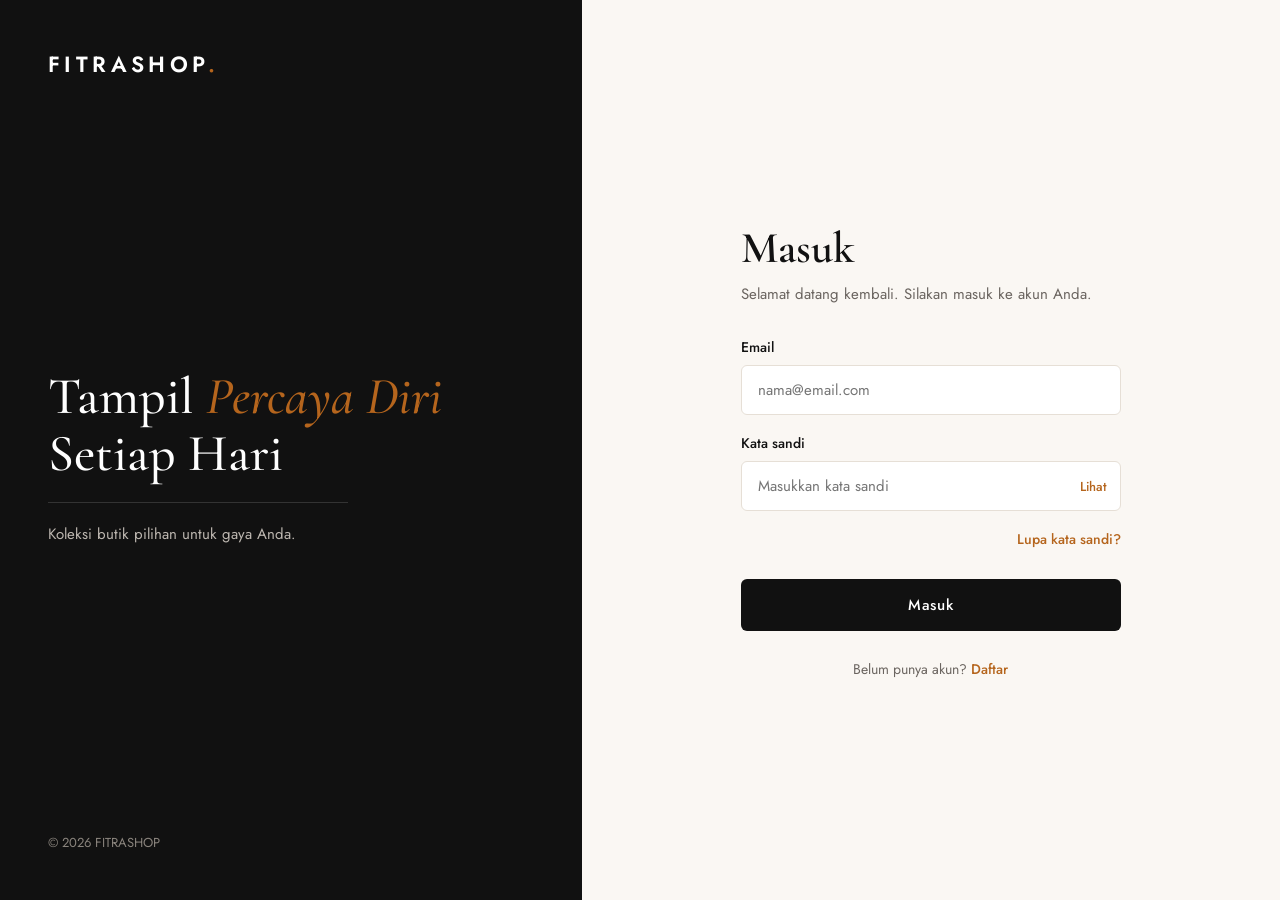
<file: profil.html>
<!DOCTYPE html>
<html lang="id">
<head>
  <meta charset="UTF-8">
  <meta name="viewport" content="width=device-width, initial-scale=1.0">
  <title>Profil - FITRA SHOP</title>

  <link rel="preconnect" href="https://fonts.googleapis.com">
  <link rel="preconnect" href="https://fonts.gstatic.com" crossorigin>
  <link href="https://fonts.googleapis.com/css2?family=Cormorant+Garamond:wght@500;600;700&family=Jost:wght@400;500;600&display=swap" rel="stylesheet">
  <link rel="stylesheet" href="css/umum.css">
  <link rel="stylesheet" href="css/profil.css">
</head>
<body class="halaman-dalam">

  <main class="wadah profil">
    <h1 class="judul-halaman kecil">Profil Saya</h1>

    <div class="profil-isi">

      <!-- samping -->
      <aside class="profil-samping">
        <div class="profil-ringkas">
          <div class="foto-profil" id="foto-samping"></div>
          <div>
            <b id="nama-samping"></b>
            <small id="email-samping"></small>
          </div>
        </div>
        <nav class="profil-menu" id="profil-menu">
          <button data-tab="akun" class="aktif">Informasi Akun</button>
          <a href="pesanan.html" class="menu-link">Riwayat Pesanan</a>
          <button data-tab="ukuran">Panduan Ukuran</button>
        </nav>
        <button class="tombol-keluar-besar" id="tombol-logout">Keluar dari Akun</button>
      </aside>

      <!-- isi -->
      <section class="profil-kotak">

        <div class="tab" id="tab-akun">
          <div class="profil-kepala">
            <h2>Informasi Akun</h2>
            <button class="tombol-teks" id="tombol-edit">Edit Profil</button>
          </div>

          <div class="profil-atas">
            <div class="foto-profil besar" id="foto-besar"></div>
            <div id="aksi-foto" hidden>
              <label class="tombol-kecil" for="input-foto">Ganti Foto</label>
              <input type="file" id="input-foto" accept="image/*" hidden>
              <p class="catatan">JPG atau PNG, maksimal 1 MB.</p>
            </div>
          </div>

          <!-- tampilan baca -->
          <dl class="data-akun" id="data-akun">
            <div><dt>Nama</dt><dd id="v-nama"></dd></div>
            <div><dt>E-mail</dt><dd id="v-email"></dd></div>
            <div><dt>Nomor Telepon</dt><dd id="v-telepon"></dd></div>
            <div><dt>Alamat</dt><dd id="v-alamat"></dd></div>
            <div><dt>Status Akun</dt><dd>Pelanggan</dd></div>
            <div><dt>Bergabung</dt><dd id="v-gabung"></dd></div>
          </dl>

          <!-- formulir ubah -->
          <form class="form-profil" id="form-profil" novalidate hidden>
            <div class="field">
              <label for="f-nama">Nama</label>
              <input type="text" id="f-nama">
              <p class="pesan-error"></p>
            </div>
            <div class="field">
              <label for="f-email">E-mail</label>
              <input type="email" id="f-email" disabled>
            </div>
            <div class="field">
              <label for="f-telepon">Nomor Telepon</label>
              <input type="tel" id="f-telepon" placeholder="08xxxxxxxxxx">
              <p class="pesan-error"></p>
            </div>
            <div class="field">
              <label for="f-alamat">Alamat</label>
              <textarea id="f-alamat" rows="3" placeholder="Jalan, nomor, kota, kode pos"></textarea>
              <p class="pesan-error"></p>
            </div>
            <div class="baris-tombol">
              <button type="submit" class="tombol tombol-hitam">Simpan</button>
              <button type="button" class="tombol tombol-garis" id="tombol-batal">Batal</button>
            </div>
          </form>
          <p class="pesan-sukses-profil" id="pesan-simpan" hidden></p>
        </div>

        <div class="tab" id="tab-ukuran" hidden>
          <div class="profil-kepala"><h2>Panduan Ukuran</h2></div>
          <p class="catatan">Ukuran dalam cm. Pilih ukuran sesuai lingkar badan Anda.</p>
          <table class="tabel-ukuran">
            <thead><tr><th>Ukuran</th><th>Lingkar Dada</th><th>Lingkar Pinggang</th><th>Lingkar Panggul</th></tr></thead>
            <tbody>
              <tr><td>S</td><td>86 - 92</td><td>66 - 72</td><td>90 - 96</td></tr>
              <tr><td>M</td><td>90 - 96</td><td>70 - 76</td><td>94 - 100</td></tr>
              <tr><td>L</td><td>96 - 102</td><td>76 - 82</td><td>100 - 106</td></tr>
              <tr><td>XL</td><td>102 - 108</td><td>82 - 88</td><td>106 - 112</td></tr>
            </tbody>
          </table>
        </div>

      </section>
    </div>
  </main>

  <script src="js/data.js"></script>
  <script src="js/fungsi-keranjang.js"></script>
  <script src="js/layout.js"></script>
  <script src="js/fungsi-akun.js"></script>
  <script src="js/profil.js"></script>
</body>
</html>
</file>
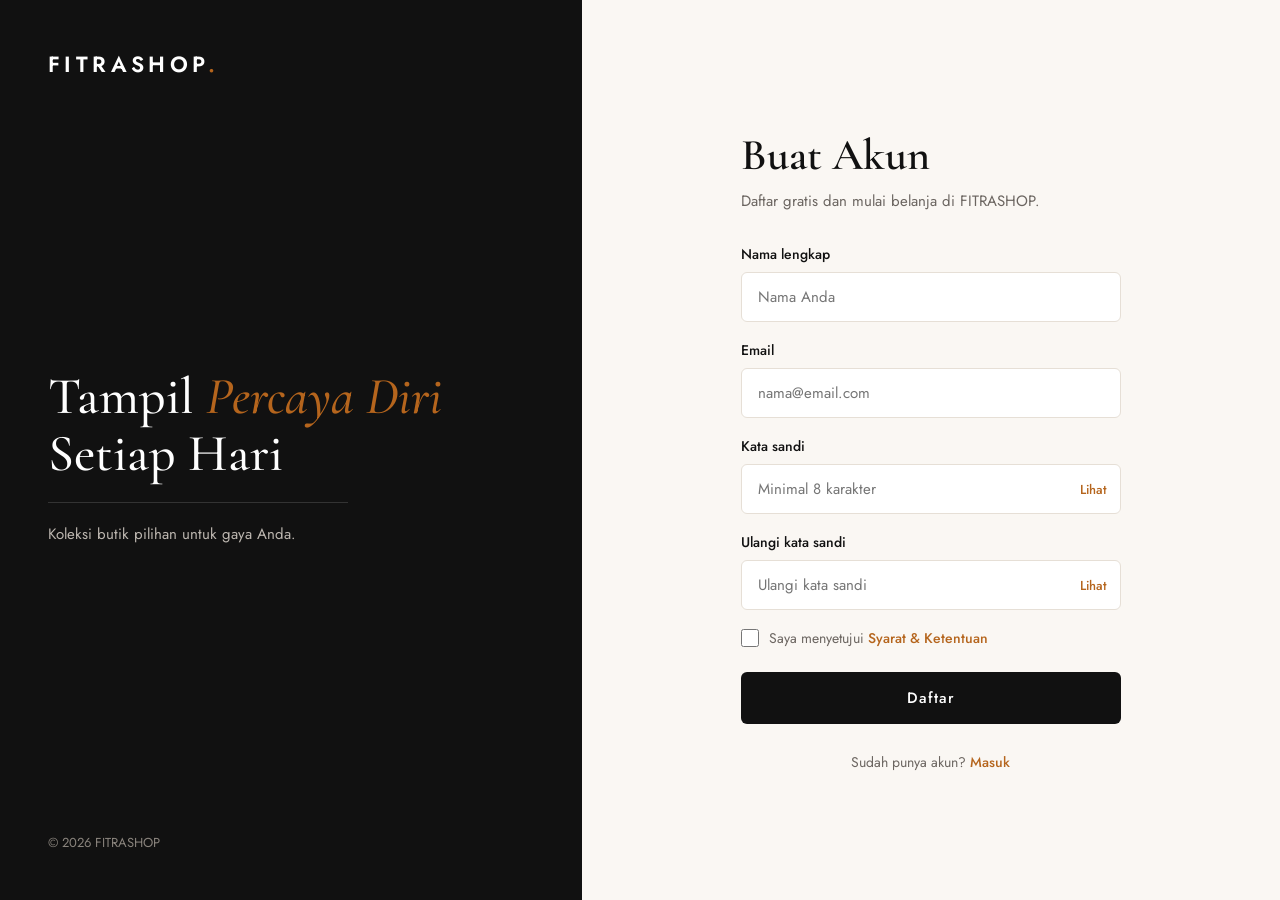
<file: register.html>
<!DOCTYPE html>
<html lang="id">
<head>
  <meta charset="UTF-8">
  <meta name="viewport" content="width=device-width, initial-scale=1.0">
  <link rel="preconnect" href="https://fonts.googleapis.com">
  <link rel="preconnect" href="https://fonts.gstatic.com" crossorigin>
  <link href="https://fonts.googleapis.com/css2?family=Cormorant+Garamond:wght@500;600&family=Jost:wght@400;500;600&display=swap" rel="stylesheet">
  <link rel="stylesheet" href="css/register.css">
  <title>Daftar - FITRASHOP</title>
</head>
<body>
  <main class="halaman">

    <!-- ===== PANEL HITAM: logo dan slogan ===== -->
    <section class="panel-merek">
      <a href="index.html" class="logo">FITRASHOP<span>.</span></a>

      <div class="slogan">
        <h2>Tampil <em>Percaya Diri</em><br>Setiap Hari</h2>
        <p>Koleksi butik pilihan untuk gaya Anda.</p>
      </div>

      <small>&copy; 2026 FITRASHOP</small>
    </section>

    <!-- ===== PANEL PUTIH: form register ===== -->
    <section class="panel-form">
      <div class="kotak-form">
        <h1>Buat Akun</h1>
        <p class="deskripsi">Daftar gratis dan mulai belanja di FITRASHOP.</p>

        <form id="form-register" novalidate>
          <div class="field">
            <label for="nama">Nama lengkap</label>
            <input type="text" id="nama" placeholder="Nama Anda">
            <p class="pesan-error"></p>
          </div>

          <div class="field">
            <label for="email">Email</label>
            <input type="email" id="email" placeholder="nama@email.com">
            <p class="pesan-error"></p>
          </div>

          <div class="field">
            <label for="sandi">Kata sandi</label>
            <div class="input-sandi">
              <input type="password" id="sandi" placeholder="Minimal 8 karakter">
              <button type="button" class="toggle-sandi">Lihat</button>
            </div>
            <p class="pesan-error"></p>
          </div>

          <div class="field">
            <label for="konfirmasi">Ulangi kata sandi</label>
            <div class="input-sandi">
              <input type="password" id="konfirmasi" placeholder="Ulangi kata sandi">
              <button type="button" class="toggle-sandi">Lihat</button>
            </div>
            <p class="pesan-error"></p>
          </div>

          <div class="field">
            <label class="cek">
              <input type="checkbox" id="setuju">
              <span>Saya menyetujui <a href="#" class="tautan">Syarat &amp; Ketentuan</a></span>
            </label>
            <p class="pesan-error"></p>
          </div>

          <button type="submit" class="tombol">Daftar</button>
        </form>

        <p class="footer-form">Sudah punya akun? <a href="login.html" class="tautan">Masuk</a></p>
      </div>
    </section>

  </main>
  <script src="js/fungsi-akun.js"></script>
  <script src="js/register.js"></script>
</body>
</html>
</file>
<file: css/umum.css>
:root {
  --hitam:       #111111;
  --putih:       #ffffff;
  --krem:        #faf7f3;
  --aksen:       #b5651d;
  --aksen-gelap: #96521a;
  --aksen-muda:  #f5ebdd;
  --garis:       #e8e1d8;
  --abu:         #6b6560;
  --lebar:       1080px;
}

* {
  margin: 0;
  padding: 0;
  box-sizing: border-box;
}

html {
  scroll-behavior: smooth;
  scroll-padding-top: 90px;
}

body {
  font-family: "Jost", sans-serif;
  color: var(--hitam);
  background: var(--putih);
  font-size: 14px;
  line-height: 1.5;
}

img  { display: block; max-width: 100%; }
a    { color: inherit; text-decoration: none; }
ul   { list-style: none; }
button { font-family: inherit; cursor: pointer; }

.ikon {
  width: 22px;
  height: 22px;
  fill: none;
  stroke: currentColor;
  stroke-width: 1.6;
  stroke-linecap: round;
  stroke-linejoin: round;
}

.wadah {
  max-width: var(--lebar);
  margin: 0 auto;
  padding: 0 24px;
}

.bagian {
  padding: 52px 0;
}

.judul-bagian {
  margin-bottom: 30px;
  text-align: center;
  font-family: "Cormorant Garamond", serif;
  font-size: 24px;
  font-weight: 600;
}

.judul-bagian.rata-kiri {
  margin-bottom: 4px;
  text-align: left;
}

.tombol {
  display: inline-block;
  padding: 11px 26px;
  border-radius: 4px;
  font-size: 13px;
  font-weight: 500;
  letter-spacing: 0.1em;
  text-transform: uppercase;
  transition: background 0.25s, color 0.25s;
}

.tombol-hitam { background: var(--hitam); color: var(--putih); }
.tombol-hitam:hover { background: var(--aksen); }

.tombol-aksen { background: var(--aksen); color: var(--putih); }
.tombol-aksen:hover { background: var(--putih); color: var(--hitam); }

.tombol-putih { background: var(--putih); color: var(--hitam); }
.tombol-putih:hover { background: var(--hitam); color: var(--putih); }

.bar-info {
  padding: 8px 16px;
  background: var(--hitam);
  color: #d9d2c9;
  text-align: center;
  font-size: 12px;
  letter-spacing: 0.18em;
  text-transform: uppercase;
}

.navbar {
  position: sticky;
  top: 0;
  z-index: 50;
  background: var(--putih);
  border-bottom: 1px solid var(--garis);
}

.navbar-isi {
  display: flex;
  align-items: center;
  gap: 28px;
  max-width: var(--lebar);
  height: 56px;
  margin: 0 auto;
  padding: 0 24px;
}

.logo {
  font-family: "Cormorant Garamond", serif;
  font-size: 22px;
  font-weight: 700;
  letter-spacing: 0.12em;
  white-space: nowrap;
}

.logo-putih { color: var(--putih); }

.menu {
  display: flex;
  gap: 22px;
  white-space: nowrap;
}

.menu a {
  position: relative;
  padding: 4px 0;
  font-size: 13px;
  font-weight: 500;
  color: #3a3632;
  transition: color 0.2s;
}

.menu a::after {
  content: "";
  position: absolute;
  left: 0;
  bottom: 0;
  width: 0;
  height: 2px;
  background: var(--aksen);
  transition: width 0.25s;
}

.menu a:hover,
.menu a.aktif { color: var(--hitam); }

.menu a:hover::after,
.menu a.aktif::after { width: 100%; }

.cari {
  display: flex;
  align-items: center;
  flex: 1;
  min-width: 150px;
  max-width: 260px;
  height: 36px;
  margin-left: auto;
  padding: 0 6px 0 18px;
  border: 1px solid #cfc8bf;
  border-radius: 100px;
  transition: border-color 0.2s;
}

.cari:focus-within { border-color: var(--aksen); }

.cari input {
  flex: 1;
  min-width: 0;
  border: none;
  outline: none;
  background: transparent;
  font-family: inherit;
  font-size: 14px;
}

.cari button {
  display: grid;
  place-items: center;
  width: 32px;
  height: 32px;
  border: none;
  background: none;
  color: var(--hitam);
}

.aksi {
  display: flex;
  align-items: center;
  gap: 22px;
}

.aksi-akun {
  display: flex;
  align-items: center;
  gap: 8px;
  font-size: 15px;
  font-weight: 500;
  white-space: nowrap;
  transition: color 0.2s;
}

.aksi-akun:hover,
.aksi-tas:hover { color: var(--aksen); }

.aksi-tas {
  position: relative;
  display: grid;
  place-items: center;
}

.badge {
  position: absolute;
  top: -8px;
  right: -10px;
  min-width: 18px;
  height: 18px;
  padding: 0 5px;
  border-radius: 100px;
  background: var(--aksen);
  color: var(--putih);
  font-size: 11px;
  font-weight: 600;
  line-height: 18px;
  text-align: center;
}

.tombol-menu {
  display: none;
  border: none;
  background: none;
  color: var(--hitam);
}

/* tombol teks */
.tombol-teks {
  border: none;
  background: none;
  font-size: 14px;
  font-weight: 500;
  color: var(--aksen);
  text-decoration: underline;
}

/* kartu produk */
.grid-produk {
  display: grid;
  grid-template-columns: repeat(4, 1fr);
  gap: 18px;
}

.kartu {
  display: flex;
  flex-direction: column;
  overflow: hidden;
  border: 1px solid var(--garis);
  border-radius: 10px;
  background: var(--putih);
  transition: transform 0.3s, box-shadow 0.3s;
}

.kartu:hover {
  transform: translateY(-4px);
  box-shadow: 0 14px 30px rgba(17, 17, 17, 0.08);
}

.kartu-gambar {
  position: relative;
  aspect-ratio: 3 / 4;
  background: #efece7;
}

.kartu-gambar a { display: block; height: 100%; }

.kartu-gambar img {
  width: 100%;
  height: 100%;
  object-fit: cover;
}

.label {
  position: absolute;
  top: 12px;
  left: 12px;
  padding: 4px 10px;
  border-radius: 100px;
  background: var(--putih);
  font-size: 11px;
  font-weight: 500;
  letter-spacing: 0.1em;
  text-transform: uppercase;
}

.tombol-hati {
  position: absolute;
  top: 8px;
  right: 8px;
  display: grid;
  place-items: center;
  width: 36px;
  height: 36px;
  border: none;
  border-radius: 50%;
  background: transparent;
  color: var(--hitam);
}

.tombol-hati .ikon { width: 20px; height: 20px; }

.tombol-hati.suka { color: var(--aksen); }
.tombol-hati.suka .ikon { fill: currentColor; }

.kartu-info {
  display: flex;
  flex-direction: column;
  gap: 4px;
  padding: 14px 16px 16px;
}

.kartu-nama {
  font-size: 15px;
  font-weight: 500;
}

.kartu-rating {
  font-size: 13px;
  color: var(--abu);
}

.kartu-rating b { color: var(--aksen); }

.kartu-bawah {
  display: flex;
  align-items: center;
  justify-content: space-between;
  margin-top: 8px;
}

.kartu-harga {
  font-size: 17px;
  font-weight: 600;
}

.tombol-lihat {
  display: grid;
  place-items: center;
  width: 38px;
  height: 38px;
  border: none;
  border-radius: 50%;
  background: var(--hitam);
  color: var(--putih);
  transition: background 0.25s;
}

.tombol-lihat:hover { background: var(--aksen); }
.tombol-lihat .ikon { width: 18px; height: 18px; }

.kosong {
  padding: 40px 0;
  text-align: center;
  color: var(--abu);
}

.footer {
  padding-top: 64px;
  background: var(--hitam);
  color: #d9d2c9;
}

.footer-atas {
  display: grid;
  grid-template-columns: 1.5fr 1fr 1.1fr 1.3fr;
  gap: 48px;
  padding-bottom: 48px;
}

.footer-merek .logo { display: inline-block; margin-bottom: 20px; }

.footer-merek p {
  margin-bottom: 20px;
  font-size: 14px;
  line-height: 1.7;
  color: #b4ada5;
}

.footer-merek strong { color: var(--putih); font-weight: 500; }

.footer-kecil a {
  color: #d9d2c9;
  text-decoration: underline;
  text-underline-offset: 3px;
}

.footer h3 {
  margin-bottom: 20px;
  font-size: 16px;
  font-weight: 600;
  color: var(--putih);
}

.footer-kolom li { margin-bottom: 12px; }

.footer-kolom a {
  font-size: 15px;
  color: #b4ada5;
  transition: color 0.2s;
}

.footer-kolom a:hover { color: var(--aksen); }

.kontak li {
  display: flex;
  align-items: flex-start;
  gap: 12px;
  font-size: 15px;
  color: #b4ada5;
}

.kontak .ikon {
  flex-shrink: 0;
  width: 20px;
  height: 20px;
  margin-top: 2px;
  color: var(--aksen);
}

.footer-bawah {
  display: flex;
  justify-content: space-between;
  align-items: flex-start;
  flex-wrap: wrap;
  gap: 32px;
  padding: 36px 0;
  border-top: 1px solid #2c2926;
}

.bayar {
  display: flex;
  flex-wrap: wrap;
  gap: 10px;
}

.bayar img {
  height: 34px;
  width: auto;
  padding: 4px 8px;
  border-radius: 4px;
  background: var(--putih);
}

.sosmed {
  display: flex;
  gap: 14px;
}

.sosmed img {
  width: 42px;
  height: 42px;
  border-radius: 50%;
  filter: grayscale(1);
  opacity: 0.8;
  transition: filter 0.3s, opacity 0.3s;
}

.sosmed a:hover img {
  filter: none;
  opacity: 1;
}

.hak-cipta {
  padding: 18px 16px;
  border-top: 1px solid #2c2926;
  text-align: center;
  font-size: 13px;
  color: #8a847d;
}

.hak-cipta span { color: var(--aksen); }

[hidden] { display: none !important; }
.halaman-dalam { background: var(--krem); }
.halaman-dalam main.wadah { padding-top: 28px; padding-bottom: 56px; }

.judul-halaman {
  margin-bottom: 20px;
  font-family: "Cormorant Garamond", serif;
  font-size: 28px;
  font-weight: 600;
  line-height: 1.1;
}

.toast {
  position: fixed;
  left: 50%;
  bottom: 96px;
  z-index: 100;
  padding: 12px 22px;
  border-radius: 100px;
  background: var(--hitam);
  color: var(--putih);
  font-size: 14px;
  white-space: nowrap;
  transform: translate(-50%, 20px);
  opacity: 0;
  pointer-events: none;
  transition: opacity 0.3s, transform 0.3s;
}

.toast.tampil { opacity: 1; transform: translate(-50%, 0); pointer-events: auto; }
.toast a { margin-left: 10px; color: #e0a46c; text-decoration: underline; }

.field { margin-bottom: 14px; }
.field label { display: block; margin-bottom: 5px; font-size: 13px; font-weight: 500; }

.field input,
.field textarea,
.field select {
  width: 100%;
  padding: 9px 12px;
  border: 1px solid #d6cfc6;
  border-radius: 8px;
  background: var(--putih);
  font: inherit;
  font-size: 14px;
}

.field input:focus,
.field textarea:focus,
.field select:focus { outline: none; border-color: var(--aksen); }
.field input:disabled { background: #f3efe9; color: var(--abu); }
.field .salah { border-color: #c0392b; }
.pesan-error { margin-top: 4px; font-size: 12px; color: #c0392b; }

.tombol-garis { border: 1px solid var(--hitam); background: none; color: var(--hitam); }
.tombol-garis:hover { background: var(--hitam); color: var(--putih); }
.tombol-kecil-tp { padding: 9px 22px; }

.grid-produk { grid-template-columns: repeat(auto-fill, minmax(190px, 1fr)); gap: 16px; }
.kartu-gambar { position: relative; flex: none; width: 100%; aspect-ratio: 4 / 5; background: #efece7; }
.kartu-gambar > a { position: absolute; inset: 0; display: block; }
.kartu-gambar img { width: 100%; height: 100%; object-fit: cover; object-position: top; }
.kartu-info { flex: 1; padding: 10px 12px 12px; gap: 3px; }
.kartu-nama { font-size: 13px; line-height: 1.35; }
.kartu-nama a:hover { color: var(--aksen); }
.kartu-rating { font-size: 12px; }
.kartu-harga { font-size: 14px; white-space: nowrap; }
.kartu-coret { display: inline-block; margin-left: 4px; font-size: 11px; color: #9a9892; white-space: nowrap; }
.tombol-lihat { width: 30px; height: 30px; }
.tombol-lihat .ikon { width: 15px; height: 15px; }
.tombol-hati { width: 30px; height: 30px; top: 8px; right: 8px; }
.tombol-hati .ikon { width: 16px; height: 16px; }
.label { padding: 3px 8px; font-size: 10px; }
.footer { padding-top: 40px; }
.footer-atas { gap: 32px; padding-bottom: 28px; }
.footer-atas p, .footer-atas li, .footer-atas a, .footer-atas span, .footer-kecil { font-size: 12px; }
.footer h3 { font-size: 14px; }
.bayar img { height: 24px; }
.sosmed img { width: 32px; height: 32px; }
.menu a { font-size: 13px; }

@media (max-width: 1000px) {
  .tombol-menu { display: block; order: 3; }
  .menu, .cari { display: none; }
  .navbar.terbuka .menu, .navbar.terbuka .cari { display: flex; }
  .navbar-isi { flex-wrap: wrap; height: auto; padding-top: 14px; padding-bottom: 14px; gap: 14px; }
  .navbar.terbuka .menu { order: 5; width: 100%; flex-direction: column; gap: 4px; }
  .navbar.terbuka .cari { order: 6; width: 100%; max-width: none; margin-left: 0; }
  .aksi-akun span { display: none; }
  .aksi { order: 2; margin-left: auto; }
  .footer-atas { grid-template-columns: 1fr 1fr; }
}

@media (max-width: 640px) {
  .logo { font-size: 18px; }
  .grid-produk { grid-template-columns: repeat(2, 1fr); gap: 12px; }
  .footer-atas { grid-template-columns: 1fr; gap: 24px; }
  .toast { bottom: 150px; }
}

/* kotak dan status */
.kotak {
  margin-bottom: 14px;
  padding: 18px 20px;
  border: 1px solid var(--garis);
  border-radius: 12px;
  background: var(--putih);
}

.kotak h2 { margin-bottom: 12px; font-size: 16px; font-weight: 600; }

.status {
  display: inline-block;
  padding: 3px 12px;
  border-radius: 100px;
  font-size: 12px;
  font-weight: 500;
  white-space: nowrap;
}

.status.tunggu { background: #fdf0d9; color: #8a5a00; }
.status.jalan { background: var(--aksen-muda); color: var(--aksen-gelap); }
.status.selesai { background: #e3f3e8; color: #2f7d4f; }

.baris-produk {
  display: grid;
  grid-template-columns: 56px 1fr auto;
  align-items: center;
  gap: 12px;
  padding: 10px 0;
  border-bottom: 1px solid var(--garis);
  font-size: 13px;
}

.baris-produk:last-child { border-bottom: none; }
.baris-produk img { width: 56px; height: 70px; border-radius: 6px; object-fit: cover; object-position: top; }
.baris-produk small { display: block; color: var(--abu); font-size: 12px; }
.baris-produk span { font-weight: 600; }

.kembali-link { display: inline-block; margin-bottom: 14px; font-size: 13px; color: var(--abu); }
.kembali-link:hover { color: var(--aksen); }

.tidak-ada, .checkout-kosong, .pesanan-kosong { padding: 60px 0; text-align: center; color: var(--abu); }
.tidak-ada p, .checkout-kosong p, .pesanan-kosong p { margin-bottom: 14px; }
.tidak-ada .tombol, .checkout-kosong .tombol, .pesanan-kosong .tombol { padding: 10px 24px; }
</file>
<file: css/index.css>
.bagian { padding: 52px 0; }
.bagian-produk { background: var(--krem); }

.hero {
  position: relative;
  overflow: hidden;
}

.slides {
  display: flex;
  transition: transform 0.8s cubic-bezier(0.65, 0, 0.35, 1);
}

.slide {
  position: relative;
  flex: 0 0 100%;
  height: 320px;
  overflow: hidden;
}

.slide-isi {
  display: grid;
  grid-template-columns: 1.2fr 1fr;
  align-items: center;
  gap: 40px;
  height: 100%;
  max-width: var(--lebar);
  margin: 0 auto;
  padding: 0 56px;
}

.eyebrow {
  margin-bottom: 10px;
  font-size: 11px;
  font-weight: 500;
  letter-spacing: 0.2em;
}

.slide h2 {
  margin-bottom: 12px;
  font-family: "Cormorant Garamond", serif;
  font-size: 36px;
  font-weight: 600;
  line-height: 1.1;
}

.slide-deskripsi {
  max-width: 380px;
  margin: 0 0 20px;
  font-size: 14px;
  opacity: 0.85;
}

.slide-hitam { background: var(--hitam); color: var(--putih); }
.slide-hitam .eyebrow, .slide-krem .eyebrow { color: var(--aksen); }
.slide-krem { background: var(--aksen-muda); color: var(--hitam); }
.slide-promo { background: var(--aksen-gelap); color: var(--putih); }

.kartu-foto {
  position: relative;
  justify-self: center;
  width: 180px;
  height: 240px;
}

.kartu-foto::before {
  content: "";
  position: absolute;
  inset: 14px -14px -14px 14px;
  border: 2px solid var(--aksen);
  border-radius: 10px;
}

.kartu-foto img {
  position: relative;
  width: 100%;
  height: 100%;
  object-fit: cover;
  border-radius: 10px;
}

.angka-besar {
  justify-self: center;
  font-family: "Cormorant Garamond", serif;
  font-size: 150px;
  font-weight: 700;
  line-height: 1;
  color: transparent;
  -webkit-text-stroke: 2px rgba(255, 255, 255, 0.55);
}

.angka-besar span { font-size: 70px; }

.panah {
  position: absolute;
  top: 50%;
  z-index: 5;
  display: grid;
  place-items: center;
  width: 36px;
  height: 36px;
  transform: translateY(-50%);
  border: none;
  border-radius: 50%;
  background: rgba(255, 255, 255, 0.85);
  color: var(--hitam);
  transition: background 0.2s, color 0.2s;
}

.panah:hover { background: var(--hitam); color: var(--putih); }
.panah-kiri  { left: 24px; }
.panah-kanan { right: 24px; }

.titik {
  position: absolute;
  bottom: 20px;
  left: 50%;
  z-index: 5;
  display: flex;
  gap: 8px;
  padding: 8px 12px;
  transform: translateX(-50%);
  border-radius: 100px;
  background: rgba(255, 255, 255, 0.88);
}

.titik button {
  width: 8px;
  height: 8px;
  border: none;
  border-radius: 100px;
  background: #c9c2b9;
  transition: width 0.3s, background 0.3s;
}

.titik button.aktif {
  width: 24px;
  background: var(--aksen);
}

.kategori {
  display: flex;
  justify-content: center;
  gap: 44px;
  flex-wrap: wrap;
}

.kategori-item {
  display: flex;
  flex-direction: column;
  align-items: center;
  gap: 14px;
}

.lingkaran {
  display: grid;
  place-items: center;
  width: 88px;
  height: 88px;
  border-radius: 50%;
  background: var(--aksen-muda);
  border: 1px solid #ecdcc6;
  color: var(--aksen);
  transition: background 0.3s, color 0.3s, transform 0.3s;
}

.lingkaran .ikon {
  width: 42px;
  height: 42px;
  stroke-width: 1.4;
}

.kategori-nama {
  font-size: 15px;
  font-weight: 500;
  letter-spacing: 0.04em;
}

.kategori-item:hover .lingkaran,
.kategori-item.dipilih .lingkaran {
  background: var(--hitam);
  border-color: var(--hitam);
  color: var(--putih);
  transform: translateY(-5px);
}

.bagian-produk { background: var(--krem); }

.kepala-produk {
  display: flex;
  align-items: flex-end;
  justify-content: space-between;
  margin-bottom: 32px;
}

.info-filter {
  font-size: 14px;
  color: var(--abu);
}

.tentang {
  display: grid;
  grid-template-columns: 1fr 1.6fr;
  gap: 40px 72px;
}

.tentang-kiri h2 {
  font-family: "Cormorant Garamond", serif;
  font-size: 40px;
  font-weight: 600;
  line-height: 1.15;
}

.garis-aksen {
  display: block;
  width: 56px;
  height: 3px;
  margin-top: 20px;
  background: var(--aksen);
}

.tentang-kanan p {
  margin-bottom: 16px;
  color: #3a3632;
}

.tentang-kategori {
  grid-column: 1 / -1;
  display: grid;
  grid-template-columns: repeat(auto-fit, minmax(190px, 1fr));
  gap: 24px;
  margin-top: 16px;
}

.info-kategori {
  padding: 28px 24px;
  border: 1px solid var(--garis);
  border-radius: 10px;
  transition: border-color 0.3s;
}

.info-kategori:hover { border-color: var(--aksen); }

.info-kategori .ikon {
  width: 36px;
  height: 36px;
  margin-bottom: 14px;
  color: var(--aksen);
}

.info-kategori h3 {
  margin-bottom: 6px;
  font-size: 17px;
  font-weight: 600;
}

.info-kategori p {
  font-size: 14px;
  color: var(--abu);
}

.judul-bagian { margin-bottom: 26px; }
.bagian-tentang { padding: 44px 0; }
.tentang { gap: 24px 48px; }
.tentang-kiri h2 { font-size: 28px; }
.tentang-kanan p { font-size: 13px; }
.tentang-kategori { grid-template-columns: repeat(4, 1fr); gap: 14px; }
.info-kategori { padding: 18px 16px; }
.info-kategori .ikon { width: 28px; height: 28px; }
.info-kategori h3 { font-size: 15px; }
.info-kategori p { font-size: 12px; }
.kepala-produk { margin-bottom: 22px; }

@media (max-width: 1000px) {
  .tentang { grid-template-columns: 1fr; }
  .tentang-kategori { grid-template-columns: repeat(2, 1fr); }
  .angka-besar { font-size: 120px; }
  .angka-besar span { font-size: 60px; }
}

@media (max-width: 640px) {
  .bagian { padding: 36px 0; }
  .judul-bagian { font-size: 24px; }
  .slide { height: 300px; }
  .slide h2 { font-size: 26px; }
  .slide-isi { grid-template-columns: 1fr; align-content: center; padding: 0 24px 24px; }
  .panah, .kartu-foto, .angka-besar { display: none; }
  .kategori { gap: 10px; flex-wrap: nowrap; }
  .kategori-item { gap: 8px; width: 25%; }
  .kategori-nama { font-size: 12px; text-align: center; }
  .lingkaran { width: 64px; height: 64px; }
  .lingkaran .ikon { width: 30px; height: 30px; }
  .tentang-kategori { grid-template-columns: 1fr 1fr; }
}
</file>
<file: css/beranda.css>
/* beranda pelanggan */

.beranda { padding-top: 24px !important; }

.sapaan {
  display: grid;
  grid-template-columns: 1.3fr 1fr;
  align-items: center;
  gap: 32px;
  margin-bottom: 36px;
  padding: 32px 36px;
  border-radius: 14px;
  background: var(--hitam);
  color: var(--putih);
}

.eyebrow { margin-bottom: 8px; font-size: 11px; letter-spacing: 0.2em; color: var(--aksen); }

.sapaan h1 {
  margin-bottom: 10px;
  font-family: "Cormorant Garamond", serif;
  font-size: 36px;
  font-weight: 600;
  line-height: 1.1;
}

.sapaan-deskripsi { max-width: 400px; margin-bottom: 18px; font-size: 14px; color: #d2cbc2; }

.sapaan-kartu { display: grid; gap: 10px; }

.info-kecil {
  display: grid;
  grid-template-columns: 28px auto 1fr;
  align-items: center;
  gap: 10px;
  padding: 11px 14px;
  border: 1px solid #333;
  border-radius: 10px;
  font-size: 13px;
  transition: border-color 0.2s;
}

.info-kecil:hover { border-color: var(--aksen); }
.info-kecil .ikon { width: 22px; height: 22px; color: var(--aksen); }
.info-kecil b { font-size: 18px; }
.info-kecil span { color: #bdb5ab; }

.blok { margin-bottom: 36px; }

.judul-blok {
  margin-bottom: 16px;
  font-family: "Cormorant Garamond", serif;
  font-size: 26px;
  font-weight: 600;
}

.judul-baris { display: flex; align-items: flex-end; justify-content: space-between; margin-bottom: 16px; }
.judul-baris .judul-blok { margin-bottom: 0; }

.kategori-kotak { display: grid; grid-template-columns: repeat(4, 1fr); gap: 14px; }

.kategori-kotak a {
  display: flex;
  align-items: center;
  gap: 12px;
  padding: 16px 18px;
  border: 1px solid var(--garis);
  border-radius: 12px;
  background: var(--putih);
  font-size: 14px;
  font-weight: 500;
  transition: border-color 0.2s, transform 0.2s;
}

.kategori-kotak a:hover { border-color: var(--aksen); transform: translateY(-2px); }
.kategori-kotak .ikon { width: 30px; height: 30px; color: var(--aksen); }

.info-fitra {
  display: grid;
  grid-template-columns: repeat(3, 1fr);
  gap: 14px;
  margin-bottom: 0;
}

.info-fitra div {
  padding: 18px 20px;
  border-left: 3px solid var(--aksen);
  background: var(--putih);
  border-radius: 0 10px 10px 0;
}

.info-fitra h3 { margin-bottom: 4px; font-size: 15px; }
.info-fitra p { font-size: 13px; color: var(--abu); }

@media (max-width: 900px) {
  .sapaan { grid-template-columns: 1fr; padding: 24px; }
  .kategori-kotak { grid-template-columns: repeat(2, 1fr); }
  .info-fitra { grid-template-columns: 1fr; }
}
</file>
<file: css/checkout.css>
/* checkout */

.checkout-isi {
  display: grid;
  grid-template-columns: 1fr 300px;
  gap: 20px;
  align-items: start;
}

.dua-kolom { display: grid; grid-template-columns: 1fr 1fr; gap: 14px; }
.info-ambil { padding: 10px 12px; border-radius: 8px; background: var(--aksen-muda); font-size: 13px; }

.pilihan { display: grid; gap: 8px; }
.pilihan.dua { grid-template-columns: 1fr 1fr; }
.pilihan.bank { grid-template-columns: repeat(4, 1fr); margin-top: 10px; }

.opsi {
  position: relative;
  display: flex;
  align-items: center;
  gap: 10px;
  padding: 11px 14px;
  border: 1px solid var(--garis);
  border-radius: 10px;
  font-size: 13px;
  cursor: pointer;
  transition: border-color 0.2s, background 0.2s;
}

.opsi:hover { border-color: var(--aksen); }
.opsi:has(input:checked) { border-color: var(--aksen); background: var(--aksen-muda); }
.opsi input { accent-color: var(--aksen); }
.opsi span { flex: 1; }
.opsi b { display: block; font-weight: 500; }
.opsi small { display: block; font-size: 12px; color: var(--abu); }
.opsi em { font-style: normal; font-weight: 600; }
.opsi img { height: 22px; width: auto; }

.ringkasan-co {
  position: sticky;
  top: 80px;
  padding: 18px 20px;
  border: 1px solid var(--garis);
  border-radius: 12px;
  background: var(--putih);
}

.ringkasan-co h2 { margin-bottom: 12px; font-size: 16px; }
.ringkasan-co dl div { display: flex; justify-content: space-between; padding: 6px 0; font-size: 13px; color: var(--abu); }
.ringkasan-co dd { color: var(--hitam); }
.ringkasan-co .total { margin-top: 6px; padding-top: 12px; border-top: 1px solid var(--garis); font-weight: 600; color: var(--hitam); }
.ringkasan-co .total dd { font-size: 17px; color: var(--aksen); }
.ringkasan-co .tombol { width: 100%; margin-top: 14px; padding: 11px; }
.kembali { display: block; margin-top: 10px; font-size: 12px; text-align: center; color: var(--abu); }
.kembali:hover { color: var(--aksen); }

@media (max-width: 900px) {
  .checkout-isi { grid-template-columns: 1fr; }
  .ringkasan-co { position: static; }
}

@media (max-width: 560px) {
  .dua-kolom, .pilihan.dua { grid-template-columns: 1fr; }
  .pilihan.bank { grid-template-columns: 1fr 1fr; }
}
</file>
<file: css/detail-pesanan.css>
/* detail pesanan */

.kepala-detail { display: flex; align-items: center; justify-content: space-between; margin-bottom: 16px; }
.kepala-detail h1 { font-family: "Cormorant Garamond", serif; font-size: 26px; font-weight: 600; }
.kepala-detail p { font-size: 13px; color: var(--abu); }

.detail-grid { display: grid; grid-template-columns: 1fr 320px; gap: 20px; align-items: start; }

.garis-waktu { list-style: none; }

.garis-waktu li { position: relative; display: flex; gap: 14px; padding-bottom: 18px; }
.garis-waktu li:last-child { padding-bottom: 0; }

.garis-waktu li::before {
  content: "";
  position: absolute;
  left: 7px;
  top: 18px;
  bottom: 0;
  width: 2px;
  background: var(--garis);
}

.garis-waktu li:last-child::before { display: none; }
.garis-waktu li.selesai::before { background: var(--aksen); }

.titik { flex: none; width: 16px; height: 16px; margin-top: 2px; border: 2px solid var(--garis); border-radius: 50%; background: var(--putih); }
.garis-waktu li.selesai .titik { border-color: var(--aksen); background: var(--aksen); }
.garis-waktu li.sekarang .titik { border-color: var(--aksen); box-shadow: 0 0 0 4px var(--aksen-muda); }

.garis-waktu b { display: block; font-size: 14px; font-weight: 500; }
.garis-waktu li:not(.selesai):not(.sekarang) b { color: #a9a39b; }
.garis-waktu small { font-size: 12px; color: var(--abu); }

.baris-info { margin-bottom: 8px; font-size: 13px; }
.baris-info.kecil { font-size: 12px; color: var(--abu); }

.rincian div { display: flex; justify-content: space-between; padding: 5px 0; font-size: 13px; color: var(--abu); }
.rincian dd { color: var(--hitam); }
.rincian .total { margin-top: 4px; padding-top: 10px; border-top: 1px solid var(--garis); font-weight: 600; color: var(--hitam); }
.rincian .total dd { color: var(--aksen); font-size: 16px; }
#d-bayar { width: 100%; margin-top: 10px; padding: 10px; }

@media (max-width: 860px) {
  .detail-grid { grid-template-columns: 1fr; }
}
</file>
<file: css/katalog.css>
.katalog-atas {
  display: flex;
  align-items: center;
  justify-content: space-between;
  gap: 24px;
  margin-bottom: 28px;
}

.katalog-atas .judul-halaman { margin-bottom: 0; }

.cari-besar {
  display: flex;
  align-items: center;
  gap: 12px;
  flex: 1;
  max-width: 520px;
  height: 50px;
  padding: 0 20px;
  border: 1px solid #cfc8bf;
  border-radius: 100px;
  background: var(--putih);
  transition: border-color 0.2s;
}

.cari-besar:focus-within { border-color: var(--aksen); }
.cari-besar .ikon { color: var(--aksen); flex-shrink: 0; }

.cari-besar input {
  flex: 1;
  min-width: 0;
  border: none;
  outline: none;
  background: transparent;
  font-family: inherit;
  font-size: 15px;
}

.katalog-isi {
  display: grid;
  grid-template-columns: 200px 1fr;
  gap: 36px;
  align-items: start;
}

.samping {
  position: sticky;
  top: 96px;
  padding: 24px;
  border: 1px solid var(--garis);
  border-radius: 12px;
  background: var(--putih);
}

.samping h2 {
  margin-bottom: 18px;
  font-family: "Cormorant Garamond", serif;
  font-size: 26px;
  font-weight: 600;
}

.daftar-kategori {
  display: flex;
  flex-direction: column;
  gap: 8px;
}

.daftar-kategori button {
  height: 44px;
  border: 1px solid var(--garis);
  border-radius: 6px;
  background: var(--putih);
  font-size: 15px;
  font-weight: 500;
  color: var(--hitam);
  transition: border-color 0.2s, color 0.2s, background 0.2s;
}

.daftar-kategori button:hover { border-color: var(--aksen); color: var(--aksen); }

.daftar-kategori button.aktif {
  border-color: var(--hitam);
  background: var(--hitam);
  color: var(--putih);
}

.jaminan {
  margin-top: 20px;
  padding-top: 16px;
  border-top: 1px solid var(--garis);
  font-size: 13px;
  color: var(--abu);
}

.bar-hasil {
  display: flex;
  align-items: center;
  justify-content: space-between;
  margin-bottom: 18px;
  font-size: 14px;
  color: var(--abu);
}

.bar-hasil select {
  height: 40px;
  padding: 0 12px;
  border: 1px solid var(--garis);
  border-radius: 6px;
  background: var(--putih);
  font-family: inherit;
  font-size: 14px;
  color: var(--hitam);
}

.grid-katalog { grid-template-columns: repeat(3, 1fr); }

.kosong p { margin-bottom: 8px; }

.katalog { padding-top: 0; }
.katalog-isi { grid-template-columns: 190px 1fr; gap: 24px; }
.grid-katalog { grid-template-columns: repeat(auto-fill, minmax(180px, 1fr)); }

@media (max-width: 1000px) {
  .katalog-isi { grid-template-columns: 1fr; }
  .samping { position: static; padding: 16px; }
  .samping h2, .jaminan { display: none; }
  .daftar-kategori { flex-direction: row; overflow-x: auto; padding-bottom: 4px; }
  .daftar-kategori button { flex-shrink: 0; padding: 0 20px; }
}

@media (max-width: 640px) {
  .katalog-atas { flex-direction: column; align-items: stretch; gap: 16px; }
  .cari-besar { max-width: none; }
  .grid-katalog { grid-template-columns: repeat(2, 1fr); }
}
</file>
<file: css/keranjang.css>
.keranjang {
  display: grid;
  grid-template-columns: 1fr 300px;
  gap: 28px;
  align-items: start;
}

.daftar-keranjang {
  border: 1px solid var(--garis);
  border-radius: 12px;
  background: var(--putih);
}

.item {
  display: grid;
  grid-template-columns: 76px 1fr auto 110px 36px;
  align-items: center;
  gap: 18px;
  padding: 18px 20px;
  border-bottom: 1px solid var(--garis);
}

.item:last-child { border-bottom: none; }

.item-foto {
  display: block;
  width: 76px;
  height: 96px;
  overflow: hidden;
  border-radius: 8px;
  background: #efece7;
}

.item-foto img { width: 100%; height: 100%; object-fit: cover; }

.item-nama { font-weight: 500; font-size: 16px; }
.item-nama:hover { color: var(--aksen); }
.item-varian { margin-top: 4px; font-size: 14px; color: var(--abu); }
.item-harga { margin-top: 6px; font-weight: 500; }
.item-catatan { margin-top: 6px; font-size: 13px; color: var(--abu); }
.item-total { font-weight: 600; text-align: right; }

.item-hapus {
  display: grid;
  place-items: center;
  width: 40px;
  height: 40px;
  border: none;
  border-radius: 50%;
  background: none;
  color: var(--abu);
}

.item-hapus:hover { background: var(--aksen-muda); color: var(--aksen); }

.ringkasan {
  position: sticky;
  top: 96px;
  padding: 24px;
  border: 1px solid var(--garis);
  border-radius: 12px;
  background: var(--putih);
}

.ringkasan h2 {
  margin-bottom: 18px;
  font-family: "Cormorant Garamond", serif;
  font-size: 26px;
  font-weight: 600;
}

.baris-ringkasan { display: flex; justify-content: space-between; margin-bottom: 12px; font-size: 15px; color: #3a3632; }

.baris-ringkasan.total {
  margin-top: 16px;
  padding-top: 16px;
  border-top: 1px solid var(--garis);
  font-size: 17px;
  color: var(--hitam);
}

.baris-ringkasan.total strong { font-size: 22px; color: var(--aksen-gelap); }
.catatan-ringkasan { margin: 4px 0 18px; font-size: 13px; color: var(--abu); }
.tombol-penuh { width: 100%; border: none; text-align: center; }

.info-masuk {
  margin-top: 14px;
  padding: 10px 14px;
  border-radius: 6px;
  background: var(--aksen-muda);
  color: var(--aksen-gelap);
  font-size: 14px;
  text-align: center;
}

.lanjut-belanja { display: block; margin-top: 16px; text-align: center; font-size: 14px; color: var(--aksen); text-decoration: underline; }

.keranjang-kosong {
  display: flex;
  flex-direction: column;
  align-items: center;
  gap: 10px;
  padding: 72px 16px;
  border: 1px dashed #cfc8bf;
  border-radius: 12px;
  background: var(--putih);
  text-align: center;
}

.keranjang-kosong .ikon { width: 54px; height: 54px; color: var(--aksen); }
.keranjang-kosong h2 { font-family: "Cormorant Garamond", serif; font-size: 28px; }
.keranjang-kosong p { margin-bottom: 10px; color: var(--abu); }

.item-nama { font-size: 14px; }
.item-total { font-size: 14px; }

@media (max-width: 1000px) {
  .keranjang { grid-template-columns: 1fr; }
  .ringkasan { position: static; }
}

@media (max-width: 640px) {
  .item { grid-template-columns: 80px 1fr; gap: 12px; position: relative; }
  .item-foto { width: 80px; height: 100px; grid-row: span 3; }
  .item .stepper { grid-column: 2; justify-self: start; }
  .item-total { grid-column: 2; text-align: left; }
  .item-hapus { position: absolute; top: 10px; right: 10px; }
}
</file>
<file: css/login.css>
/* login */

:root {
  --hitam:   #111111;
  --putih:   #ffffff;
  --latar:   #faf7f3;
  --aksen:   #b5651d;
  --aksen-gelap: #96521a;
  --garis:   #e6dfd6;
  --abu:     #6b6560;
  --error:   #b3261e;
}

* {
  margin: 0;
  padding: 0;
  box-sizing: border-box;
}

body {
  font-family: "Jost", sans-serif;
  color: var(--hitam);
  background: var(--latar);
}

/* layout */
.halaman {
  display: grid;
  grid-template-columns: 5fr 6fr;
  min-height: 100vh;
}

/* panel hitam */
.panel-merek {
  display: flex;
  flex-direction: column;
  justify-content: space-between;
  padding: 48px;
  background: var(--hitam);
  color: var(--putih);
}

.logo {
  font-size: 22px;
  font-weight: 600;
  letter-spacing: 0.2em;
  color: inherit;
  text-decoration: none;
}

.logo span {
  color: var(--aksen);
}

.slogan h2 {
  font-family: "Cormorant Garamond", serif;
  font-size: 52px;
  font-weight: 500;
  line-height: 1.1;
}

.slogan em {
  font-style: italic;
  color: var(--aksen);
}

.slogan p {
  margin-top: 20px;
  padding-top: 20px;
  border-top: 1px solid #333;
  max-width: 300px;
  font-size: 15px;
  color: #bdb7b0;
}

.panel-merek small {
  font-size: 13px;
  color: #8a847d;
}

/* panel form */
.panel-form {
  display: flex;
  align-items: center;
  justify-content: center;
  padding: 48px 24px;
}

.kotak-form {
  width: 100%;
  max-width: 380px;
}

h1 {
  font-family: "Cormorant Garamond", serif;
  font-size: 44px;
  font-weight: 600;
}

.deskripsi {
  margin: 8px 0 32px;
  font-size: 15px;
  color: var(--abu);
}

/* input & tombol */
.field {
  margin-bottom: 18px;
}

label {
  display: block;
  margin-bottom: 8px;
  font-size: 14px;
  font-weight: 500;
}

input[type="text"],
input[type="email"],
input[type="password"] {
  width: 100%;
  height: 50px;
  padding: 0 16px;
  border: 1px solid var(--garis);
  border-radius: 6px;
  background: var(--putih);
  font-family: inherit;
  font-size: 15px;
  outline: none;
  transition: border-color 0.2s;
}

input:focus {
  border-color: var(--aksen);
}

.input-sandi {
  position: relative;
}

.input-sandi input {
  padding-right: 70px;
}

.toggle-sandi {
  position: absolute;
  right: 14px;
  top: 50%;
  transform: translateY(-50%);
  border: none;
  background: none;
  font-family: inherit;
  font-size: 13px;
  font-weight: 500;
  color: var(--aksen);
  cursor: pointer;
}

input.salah {
  border-color: var(--error);
}

.pesan-error {
  margin-top: 6px;
  font-size: 12px;
  color: var(--error);
}

.cek {
  display: flex;
  align-items: center;
  gap: 10px;
  margin: 0;
  font-weight: 400;
  color: var(--abu);
  cursor: pointer;
}

.cek input {
  width: 18px;
  height: 18px;
  accent-color: var(--aksen);
}

.tautan {
  font-size: 14px;
  font-weight: 500;
  color: var(--aksen);
  text-decoration: none;
}

.tautan:hover {
  text-decoration: underline;
}

.lupa {
  display: block;
  margin-bottom: 24px;
  text-align: right;
}

.tombol {
  width: 100%;
  height: 52px;
  margin-top: 6px;
  border: none;
  border-radius: 6px;
  background: var(--hitam);
  color: var(--putih);
  font-family: inherit;
  font-size: 15px;
  font-weight: 500;
  letter-spacing: 0.06em;
  cursor: pointer;
  transition: background 0.2s;
}

.tombol:hover {
  background: var(--aksen);
}

.footer-form {
  margin-top: 28px;
  text-align: center;
  font-size: 14px;
  color: var(--abu);
}

.pesan-sukses {
  margin-top: 16px;
  padding: 12px 16px;
  border-radius: 6px;
  background: #f5ebdd;
  color: var(--aksen-gelap);
  font-size: 14px;
  text-align: center;
}

/* responsif */
@media (max-width: 800px) {
  .halaman {
    grid-template-columns: 1fr;
  }

  .panel-merek {
    padding: 28px 24px;
    gap: 16px;
  }

  .slogan h2 { font-size: 32px; }
  .slogan p,
  .panel-merek small { display: none; }

  h1 { font-size: 36px; }
}
</file>
<file: css/pembayaran.css>
/* pembayaran */

.pembayaran { max-width: 820px; }

.kotak.atas { display: grid; grid-template-columns: 240px 1fr; padding: 0; overflow: hidden; }

.jumlah {
  display: flex;
  flex-direction: column;
  justify-content: center;
  gap: 4px;
  padding: 22px;
  background: var(--aksen-gelap);
  color: var(--putih);
}

.jumlah span { font-size: 13px; opacity: 0.85; }
.jumlah b { font-size: 24px; }
.jumlah small { font-size: 12px; opacity: 0.8; }

.tujuan { display: flex; align-items: center; justify-content: space-between; gap: 20px; padding: 18px 24px; }
.bank-nama { display: flex; align-items: center; gap: 10px; font-size: 15px; }
.bank-nama img { height: 28px; width: auto; }

.rekening { position: relative; display: grid; gap: 2px; padding-right: 70px; }
.rekening span { font-size: 12px; color: var(--abu); }
.rekening b { font-size: 18px; letter-spacing: 0.03em; color: var(--aksen-gelap); }
.rekening small { font-size: 12px; color: var(--abu); }

.tombol-salin {
  position: absolute;
  right: 0;
  top: 8px;
  padding: 5px 14px;
  border: 1px solid var(--hitam);
  border-radius: 100px;
  background: none;
  font-size: 12px;
}

.tombol-salin:hover { background: var(--hitam); color: var(--putih); }

.qr-kotak { display: flex; align-items: center; gap: 16px; }
.qr { width: 120px; height: 120px; padding: 6px; border: 1px solid var(--garis); border-radius: 8px; background: var(--putih); }
.qr-kotak small { max-width: 160px; font-size: 12px; color: var(--abu); }

.panduan { padding-left: 18px; font-size: 13px; }
.panduan li { padding: 4px 0; }

.selesai-bayar { display: flex; justify-content: flex-end; gap: 10px; }
.selesai-bayar .tombol { padding: 10px 24px; }

.kotak.sukses { text-align: center; }
.kotak.sukses p { margin-bottom: 14px; font-size: 13px; color: var(--abu); }
.kotak.sukses .tombol { padding: 10px 24px; }

@media (max-width: 640px) {
  .kotak.atas { grid-template-columns: 1fr; }
  .tujuan { flex-direction: column; align-items: flex-start; }
}
</file>
<file: css/pesanan.css>
/* pesanan saya */

.pesanan { max-width: 820px; }

.tab-pesanan { display: flex; gap: 8px; margin-bottom: 16px; }

.tab-pesanan button {
  padding: 7px 18px;
  border: 1px solid var(--garis);
  border-radius: 100px;
  background: var(--putih);
  font-size: 13px;
}

.tab-pesanan button.aktif { border-color: var(--hitam); background: var(--hitam); color: var(--putih); }

.kartu-pesanan {
  display: block;
  margin-bottom: 12px;
  padding: 14px 18px;
  border: 1px solid var(--garis);
  border-radius: 12px;
  background: var(--putih);
  transition: border-color 0.2s;
}

.kartu-pesanan:hover { border-color: var(--aksen); }

.kp-atas { display: flex; align-items: center; justify-content: space-between; margin-bottom: 10px; font-size: 13px; }

.kp-isi { display: grid; grid-template-columns: auto 1fr auto; align-items: center; gap: 16px; }
.kp-foto { display: flex; gap: 6px; }
.kp-foto img { width: 44px; height: 56px; border-radius: 6px; object-fit: cover; object-position: top; }
.kp-info span { display: block; font-size: 14px; font-weight: 500; }
.kp-info small, .kp-total small { display: block; font-size: 12px; color: var(--abu); }
.kp-total { text-align: right; }
.kp-total b { font-size: 15px; color: var(--aksen-gelap); }

@media (max-width: 560px) {
  .kp-isi { grid-template-columns: 1fr auto; }
  .kp-foto { grid-column: 1 / -1; }
}
</file>
<file: css/produk.css>
.detail {
  display: grid;
  grid-template-columns: minmax(0, 0.8fr) minmax(0, 1fr);
  gap: 48px;
  align-items: start;
}

.foto-utama {
  overflow: hidden;
  border: 2px solid var(--aksen);
  border-radius: 14px;
  background: #efece7;
  aspect-ratio: 4 / 5;
  max-width: 400px;
}

.foto-utama img { width: 100%; height: 100%; object-fit: cover; }

.thumbs { display: flex; gap: 12px; margin-top: 14px; }

.thumb {
  width: 58px;
  height: 58px;
  padding: 0;
  overflow: hidden;
  border: 2px solid var(--garis);
  border-radius: 10px;
  background: none;
}

.thumb.aktif { border-color: var(--aksen); }
.thumb img { width: 100%; height: 100%; object-fit: cover; }

.info-atas { display: flex; align-items: center; gap: 12px; flex-wrap: wrap; }

.badge-bahan {
  padding: 5px 12px;
  border-radius: 100px;
  background: var(--hitam);
  color: var(--putih);
  font-size: 11px;
  font-weight: 500;
  letter-spacing: 0.1em;
  text-transform: uppercase;
}

.chip-rating {
  padding: 5px 12px;
  border-radius: 100px;
  background: var(--putih);
  border: 1px solid var(--garis);
  font-size: 13px;
  color: var(--abu);
}

.chip-rating b { color: var(--aksen); }

.aksi-kecil { display: flex; gap: 8px; margin-left: auto; }

.tombol-ikon {
  display: grid;
  place-items: center;
  width: 40px;
  height: 40px;
  border: 1px solid var(--hitam);
  border-radius: 8px;
  background: var(--putih);
  color: var(--hitam);
}

.tombol-ikon .ikon { width: 20px; height: 20px; }
.tombol-ikon.suka { color: var(--aksen); border-color: var(--aksen); }
.tombol-ikon.suka .ikon { fill: currentColor; }

.label-produk {
  margin-top: 18px;
  font-size: 13px;
  font-weight: 500;
  letter-spacing: 0.1em;
  text-transform: uppercase;
  color: var(--aksen);
}

.nama-produk {
  margin: 6px 0 14px;
  font-family: "Cormorant Garamond", serif;
  font-size: 28px;
  font-weight: 700;
  line-height: 1.1;
  text-transform: uppercase;
}

.harga-baris { display: flex; align-items: center; flex-wrap: wrap; gap: 12px; }
.harga-besar { font-size: 22px; font-weight: 600; }
.harga-coret, .kartu-coret { color: #9a9892; }

.chip-hemat {
  padding: 4px 12px;
  border-radius: 100px;
  background: var(--aksen-muda);
  color: var(--aksen-gelap);
  font-size: 13px;
  font-weight: 500;
}

.stok-baris { margin: 14px 0 22px; }

.stok {
  display: inline-block;
  padding: 7px 14px;
  border: 1px solid var(--garis);
  border-radius: 6px;
  background: var(--putih);
  font-size: 14px;
}

.stok::before {
  content: "";
  display: inline-block;
  width: 8px;
  height: 8px;
  margin-right: 8px;
  border-radius: 50%;
  background: var(--aksen);
}

.stok.habis { color: #b3261e; }
.stok.habis::before { background: #b3261e; }

.sub { margin: 20px 0 8px; font-size: 17px; font-weight: 600; }
.deskripsi-produk { color: #3a3632; max-width: 560px; }

.baris-judul { display: flex; align-items: center; justify-content: space-between; }

.panduan { position: relative; font-size: 14px; }
.panduan summary { cursor: pointer; color: var(--aksen); font-weight: 500; text-decoration: underline; list-style: none; }
.panduan summary::-webkit-details-marker { display: none; }

.panduan table {
  position: absolute;
  right: 0;
  z-index: 5;
  margin-top: 8px;
  border-collapse: collapse;
  background: var(--putih);
  box-shadow: 0 10px 28px rgba(17, 17, 17, 0.14);
  border-radius: 8px;
  overflow: hidden;
}

.panduan th, .panduan td { padding: 8px 18px; text-align: left; border-bottom: 1px solid var(--garis); white-space: nowrap; }
.panduan th { background: var(--krem); font-weight: 500; }

.pilihan { display: flex; flex-wrap: wrap; gap: 10px; margin-bottom: 4px; }

.pilih {
  min-width: 70px;
  padding: 8px 16px;
  border: 1px solid var(--garis);
  border-radius: 8px;
  background: var(--putih);
  font-size: 14px;
  color: var(--hitam);
  transition: border-color 0.2s, background 0.2s, color 0.2s;
}

.pilih:hover { border-color: var(--aksen); }
.pilih b { display: block; font-size: 16px; }
.pilih small { display: block; font-size: 12px; opacity: 0.7; }

.pilih.aktif { border-color: var(--hitam); background: var(--hitam); color: var(--putih); }

.pilih.warna { display: flex; align-items: center; gap: 8px; min-width: 0; height: 42px; }

.titik-warna {
  width: 16px;
  height: 16px;
  border: 1px solid #cfc8bf;
  border-radius: 50%;
}

.kotak-putih {
  margin-top: 16px;
  padding: 16px 18px;
  border: 1px solid var(--garis);
  border-radius: 10px;
  background: var(--putih);
}

.baris-jumlah { display: flex; align-items: center; justify-content: space-between; }
.baris-jumlah small { display: block; color: var(--abu); font-size: 13px; }

.kotak-putih textarea {
  display: block;
  width: 100%;
  margin-top: 8px;
  padding: 10px 12px;
  border: 1px solid var(--garis);
  border-radius: 6px;
  font-family: inherit;
  font-size: 14px;
  resize: vertical;
  outline: none;
}

.kotak-putih textarea:focus { border-color: var(--aksen); }

.stepper {
  display: inline-flex;
  align-items: center;
  border: 1px solid var(--garis);
  border-radius: 8px;
  overflow: hidden;
  background: var(--putih);
}

.stepper button {
  width: 38px;
  height: 38px;
  border: none;
  background: none;
  font-size: 20px;
  color: var(--hitam);
}

.stepper button:hover { background: var(--aksen-muda); }

.stepper input {
  width: 44px;
  height: 38px;
  border: none;
  text-align: center;
  font-family: inherit;
  font-size: 16px;
  background: none;
}

.bar-bawah {
  position: sticky;
  bottom: 0;
  z-index: 20;
  margin: 40px -24px -72px;
  border-top: 1px solid var(--garis);
  background: var(--putih);
}

.bar-isi {
  display: flex;
  align-items: center;
  justify-content: space-between;
  gap: 24px;
  padding: 14px 24px;
}

.bar-isi small { display: block; font-size: 13px; color: var(--abu); }
.bar-isi strong { font-size: 24px; }
.bar-tombol { display: flex; gap: 12px; }
.bar-tombol .tombol { padding: 14px 28px; }
.bar-tombol .tombol:disabled { opacity: 0.4; cursor: not-allowed; }

.tombol-garis-hitam {
  border: 1px solid var(--hitam);
  background: var(--putih);
  color: var(--hitam);
}

.tombol-garis-hitam:hover { background: var(--hitam); color: var(--putih); }

.serupa { padding: 56px 0 72px; background: var(--putih); }

.detail { gap: 36px; }
.nama-produk { font-size: 26px; }
.harga-besar { font-size: 22px; }
.foto-utama { max-width: 360px; }
.thumb { width: 52px; height: 52px; }
.deskripsi-produk { font-size: 13px; }
.sub { margin: 16px 0 6px; font-size: 14px; }
.bar-isi strong { font-size: 18px; }
.bar-tombol .tombol { padding: 10px 20px; font-size: 12px; }

@media (max-width: 1000px) {
  .detail { grid-template-columns: 1fr; gap: 24px; }
}

@media (max-width: 640px) {
  .nama-produk { font-size: 24px; }
  .bar-bawah { margin-bottom: -72px; }
  .bar-isi { flex-direction: column; align-items: stretch; gap: 10px; padding: 12px 16px; }
  .bar-isi > div:first-child { display: flex; justify-content: space-between; align-items: baseline; }
  .bar-tombol .tombol { flex: 1; padding: 11px 10px; }
}
</file>
<file: css/profil.css>
/* profil */

.profil { padding-top: 28px; padding-bottom: 48px; }

.profil-isi {
  display: grid;
  grid-template-columns: 240px 1fr;
  gap: 20px;
  align-items: start;
}

.profil-samping {
  padding: 16px;
  border-radius: 12px;
  background: var(--hitam);
  color: var(--putih);
}

.profil-ringkas {
  display: flex;
  align-items: center;
  gap: 12px;
  padding-bottom: 14px;
  margin-bottom: 12px;
  border-bottom: 1px solid #333;
}

.profil-ringkas b { display: block; font-size: 14px; }
.profil-ringkas small { display: block; font-size: 11px; color: #bdb5ab; word-break: break-all; }

.foto-profil {
  display: grid;
  place-items: center;
  flex: none;
  width: 44px;
  height: 44px;
  overflow: hidden;
  border-radius: 50%;
  background: var(--aksen);
  color: var(--putih);
  font-family: "Cormorant Garamond", serif;
  font-size: 20px;
  font-weight: 700;
  background-size: cover;
  background-position: center;
}

.foto-profil.besar { width: 84px; height: 84px; font-size: 36px; }

.profil-menu { display: grid; gap: 4px; margin-bottom: 14px; }

.profil-menu button {
  padding: 9px 12px;
  border: none;
  border-radius: 8px;
  background: none;
  color: #d9d2c9;
  font-size: 13px;
  text-align: left;
  transition: background 0.2s;
}

.profil-menu a {
  padding: 9px 12px;
  border-radius: 8px;
  color: #d9d2c9;
  font-size: 13px;
}

.profil-menu a:hover { background: #222; }
.profil-menu button:hover { background: #222; }
.profil-menu button.aktif { background: var(--aksen); color: var(--putih); }

.tombol-keluar-besar {
  width: 100%;
  padding: 9px;
  border: 1px solid #555;
  border-radius: 8px;
  background: none;
  color: var(--putih);
  font-size: 13px;
}

.tombol-keluar-besar:hover { background: var(--putih); color: var(--hitam); }

.profil-kotak {
  min-height: 360px;
  padding: 22px 26px;
  border: 1px solid var(--garis);
  border-radius: 12px;
  background: var(--putih);
}

.profil-kepala {
  display: flex;
  align-items: center;
  justify-content: space-between;
  margin-bottom: 18px;
}

.profil-kepala h2 { font-family: "Cormorant Garamond", serif; font-size: 24px; }

.profil-atas { display: flex; align-items: center; gap: 16px; margin-bottom: 18px; }

.tombol-kecil {
  display: inline-block;
  padding: 6px 14px;
  border: 1px solid var(--hitam);
  border-radius: 100px;
  font-size: 12px;
  cursor: pointer;
}

.tombol-kecil:hover { background: var(--hitam); color: var(--putih); }
.catatan { margin-top: 6px; font-size: 12px; color: var(--abu); }

.data-akun div {
  display: grid;
  grid-template-columns: 150px 1fr;
  padding: 10px 0;
  border-bottom: 1px solid var(--garis);
  font-size: 14px;
}

.data-akun dt { color: var(--abu); }
.data-akun dd { font-weight: 500; }
.data-akun dd.kosong { color: #a9a39b; font-weight: 400; font-style: italic; }

.form-profil { max-width: 460px; }
.form-profil .field { margin-bottom: 14px; }
.form-profil label { display: block; margin-bottom: 5px; font-size: 13px; font-weight: 500; }

.form-profil input,
.form-profil textarea {
  width: 100%;
  padding: 9px 12px;
  border: 1px solid #d6cfc6;
  border-radius: 8px;
  background: var(--putih);
  font: inherit;
  font-size: 14px;
}

.form-profil input:focus,
.form-profil textarea:focus { outline: none; border-color: var(--aksen); }
.form-profil input:disabled { background: #f3efe9; color: var(--abu); }
.form-profil .salah { border-color: #c0392b; }
.form-profil .pesan-error { margin-top: 4px; font-size: 12px; color: #c0392b; }

.baris-tombol { display: flex; gap: 10px; }
.baris-tombol .tombol { padding: 9px 22px; }
.tombol-garis { border: 1px solid var(--hitam); background: none; color: var(--hitam); }
.tombol-garis:hover { background: var(--hitam); color: var(--putih); }

.pesan-sukses-profil { margin-top: 14px; font-size: 13px; color: #2f7d4f; }

.kosong-kecil { padding: 40px 0; text-align: center; color: var(--abu); }
.kosong-kecil p { margin-bottom: 14px; }
.kosong-kecil .tombol { padding: 9px 22px; }

.pesanan-item { padding: 12px 0; border-bottom: 1px solid var(--garis); display: flex; justify-content: space-between; gap: 12px; font-size: 13px; }

.tabel-ukuran { width: 100%; margin-top: 12px; border-collapse: collapse; font-size: 13px; }
.tabel-ukuran th, .tabel-ukuran td { padding: 9px 12px; border-bottom: 1px solid var(--garis); text-align: left; }
.tabel-ukuran th { background: var(--krem); font-weight: 500; }

@media (max-width: 800px) {
  .profil-isi { grid-template-columns: 1fr; }
  .data-akun div { grid-template-columns: 110px 1fr; }
  .profil-kotak { padding: 18px; }
}
</file>
<file: css/register.css>
/* register */

:root {
  --hitam:   #111111;
  --putih:   #ffffff;
  --latar:   #faf7f3;
  --aksen:   #b5651d;
  --aksen-gelap: #96521a;
  --garis:   #e6dfd6;
  --abu:     #6b6560;
  --error:   #b3261e;
}

* {
  margin: 0;
  padding: 0;
  box-sizing: border-box;
}

body {
  font-family: "Jost", sans-serif;
  color: var(--hitam);
  background: var(--latar);
}

/* layout */
.halaman {
  display: grid;
  grid-template-columns: 5fr 6fr;
  min-height: 100vh;
}

/* panel hitam */
.panel-merek {
  display: flex;
  flex-direction: column;
  justify-content: space-between;
  padding: 48px;
  background: var(--hitam);
  color: var(--putih);
}

.logo {
  font-size: 22px;
  font-weight: 600;
  letter-spacing: 0.2em;
  color: inherit;
  text-decoration: none;
}

.logo span {
  color: var(--aksen);
}

.slogan h2 {
  font-family: "Cormorant Garamond", serif;
  font-size: 52px;
  font-weight: 500;
  line-height: 1.1;
}

.slogan em {
  font-style: italic;
  color: var(--aksen);
}

.slogan p {
  margin-top: 20px;
  padding-top: 20px;
  border-top: 1px solid #333;
  max-width: 300px;
  font-size: 15px;
  color: #bdb7b0;
}

.panel-merek small {
  font-size: 13px;
  color: #8a847d;
}

/* panel form */
.panel-form {
  display: flex;
  align-items: center;
  justify-content: center;
  padding: 48px 24px;
}

.kotak-form {
  width: 100%;
  max-width: 380px;
}

h1 {
  font-family: "Cormorant Garamond", serif;
  font-size: 44px;
  font-weight: 600;
}

.deskripsi {
  margin: 8px 0 32px;
  font-size: 15px;
  color: var(--abu);
}

/* input & tombol */
.field {
  margin-bottom: 18px;
}

label {
  display: block;
  margin-bottom: 8px;
  font-size: 14px;
  font-weight: 500;
}

input[type="text"],
input[type="email"],
input[type="password"] {
  width: 100%;
  height: 50px;
  padding: 0 16px;
  border: 1px solid var(--garis);
  border-radius: 6px;
  background: var(--putih);
  font-family: inherit;
  font-size: 15px;
  outline: none;
  transition: border-color 0.2s;
}

input:focus {
  border-color: var(--aksen);
}

.input-sandi {
  position: relative;
}

.input-sandi input {
  padding-right: 70px;
}

.toggle-sandi {
  position: absolute;
  right: 14px;
  top: 50%;
  transform: translateY(-50%);
  border: none;
  background: none;
  font-family: inherit;
  font-size: 13px;
  font-weight: 500;
  color: var(--aksen);
  cursor: pointer;
}

input.salah {
  border-color: var(--error);
}

.pesan-error {
  margin-top: 6px;
  font-size: 12px;
  color: var(--error);
}

.cek {
  display: flex;
  align-items: center;
  gap: 10px;
  margin: 0;
  font-weight: 400;
  color: var(--abu);
  cursor: pointer;
}

.cek input {
  width: 18px;
  height: 18px;
  accent-color: var(--aksen);
}

.tautan {
  font-size: 14px;
  font-weight: 500;
  color: var(--aksen);
  text-decoration: none;
}

.tautan:hover {
  text-decoration: underline;
}

.lupa {
  display: block;
  margin-bottom: 24px;
  text-align: right;
}

.tombol {
  width: 100%;
  height: 52px;
  margin-top: 6px;
  border: none;
  border-radius: 6px;
  background: var(--hitam);
  color: var(--putih);
  font-family: inherit;
  font-size: 15px;
  font-weight: 500;
  letter-spacing: 0.06em;
  cursor: pointer;
  transition: background 0.2s;
}

.tombol:hover {
  background: var(--aksen);
}

.footer-form {
  margin-top: 28px;
  text-align: center;
  font-size: 14px;
  color: var(--abu);
}

.pesan-sukses {
  margin-top: 16px;
  padding: 12px 16px;
  border-radius: 6px;
  background: #f5ebdd;
  color: var(--aksen-gelap);
  font-size: 14px;
  text-align: center;
}

/* responsif */
@media (max-width: 800px) {
  .halaman {
    grid-template-columns: 1fr;
  }

  .panel-merek {
    padding: 28px 24px;
    gap: 16px;
  }

  .slogan h2 { font-size: 32px; }
  .slogan p,
  .panel-merek small { display: none; }

  h1 { font-size: 36px; }
}
</file>
